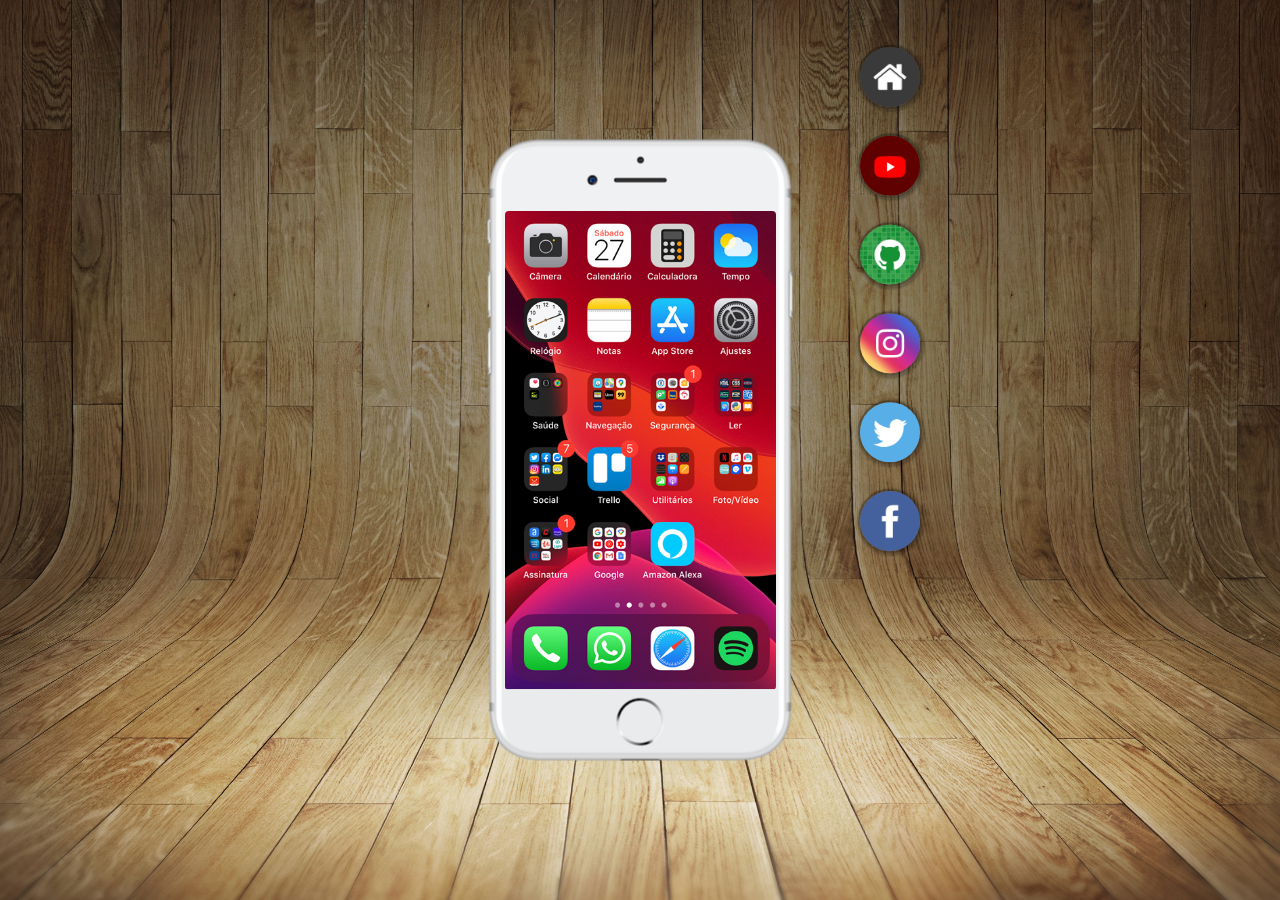
<file: index.html>
<!DOCTYPE html>
<html lang="pt-br">
<head>
    <meta charset="UTF-8">
    <meta name="viewport" content="width=device-width, initial-scale=1.0">
    <link rel="shortcut icon" href="favicon.ico" type="image/x-icon">
    <link rel="stylesheet" href="style.css">
    <title>LaLunaInSky | Projeto Social</title>
</head>
<body>
    <main>
        <section id="principal">
            <iframe src="telas/tela_home.html" name="tela" id="tela" frameborder="0"></iframe>
        </section>
        <section id="menuSec">
            <article class="menu">
                <a href="telas/tela_home.html" target="tela" onclick=""><img src="imagens/logo-home.jpg" alt=""></a>
                <a href="telas/tela_youtube.html" target="tela" onclick=""><img src="imagens/logo-youtube.jpg" alt=""></a>
                <a href="telas/tela_github.html" target="tela" onclick=""><img src="imagens/logo-github.jpg" alt=""></a>
                <a href="telas/tela_instagram.html" target="tela" onclick=""><img src="imagens/logo-instagram.jpg" alt=""></a>
                <a href="telas/tela_twitter.html" target="tela" onclick=""><img src="imagens/logo-twitter.jpg" alt=""></a>
                <a href="telas/tela_facebook.html" target="tela" onclick=""><img src="imagens/logo-facebook.jpg" alt=""></a>
            </article>
        </section>
    </main>
</body>
</html>
</file>
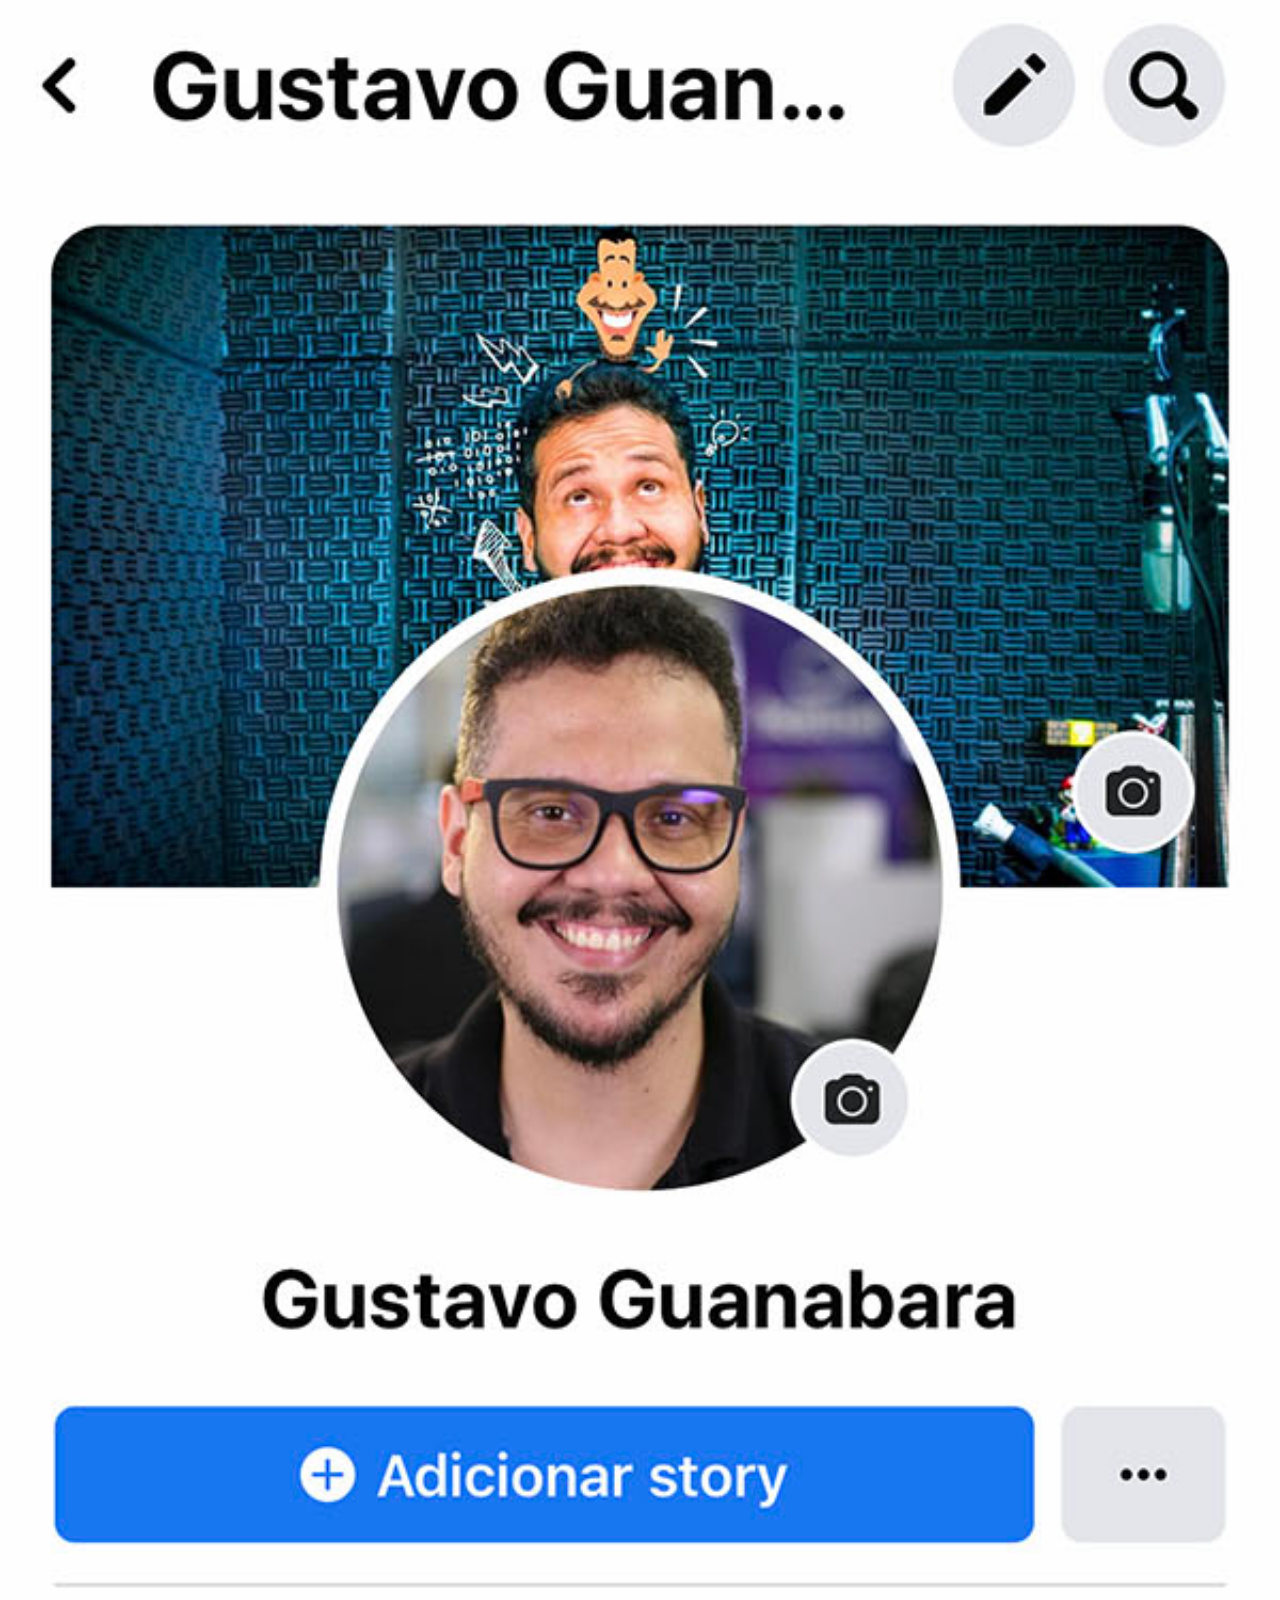
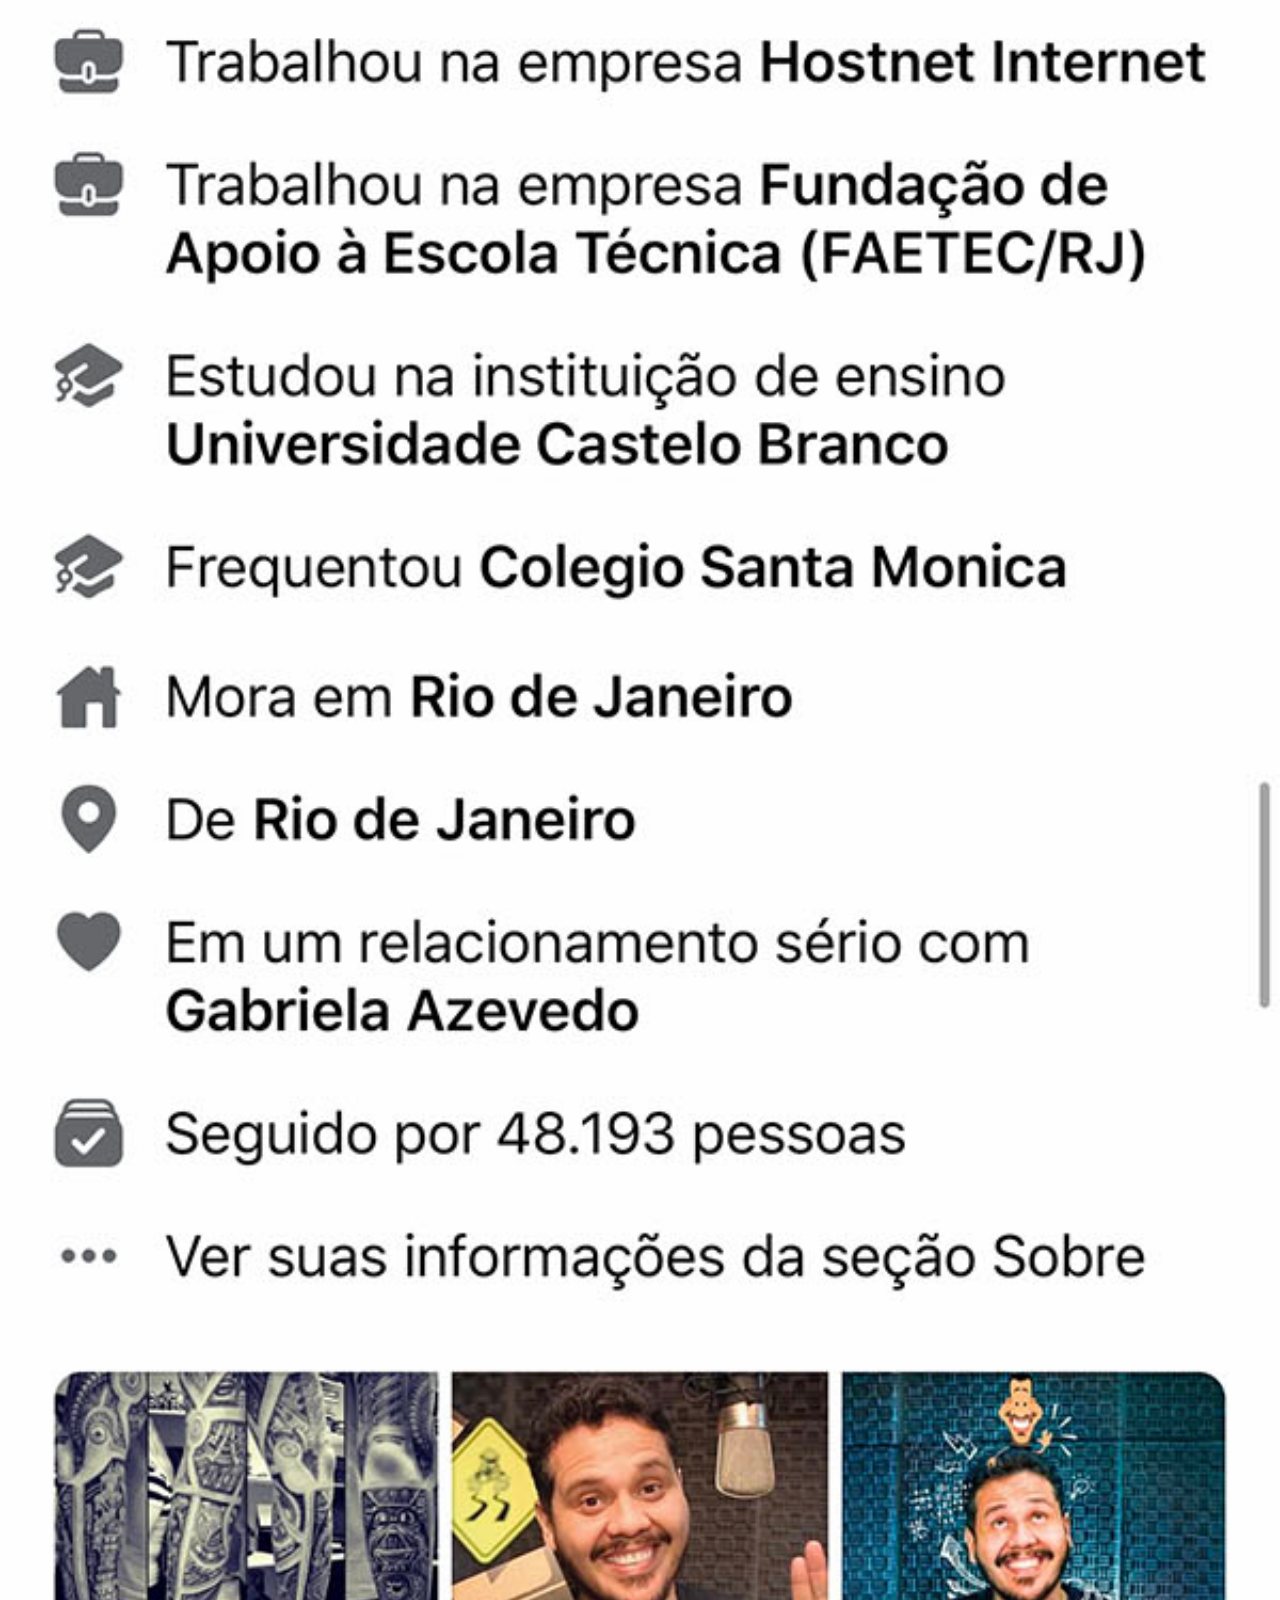
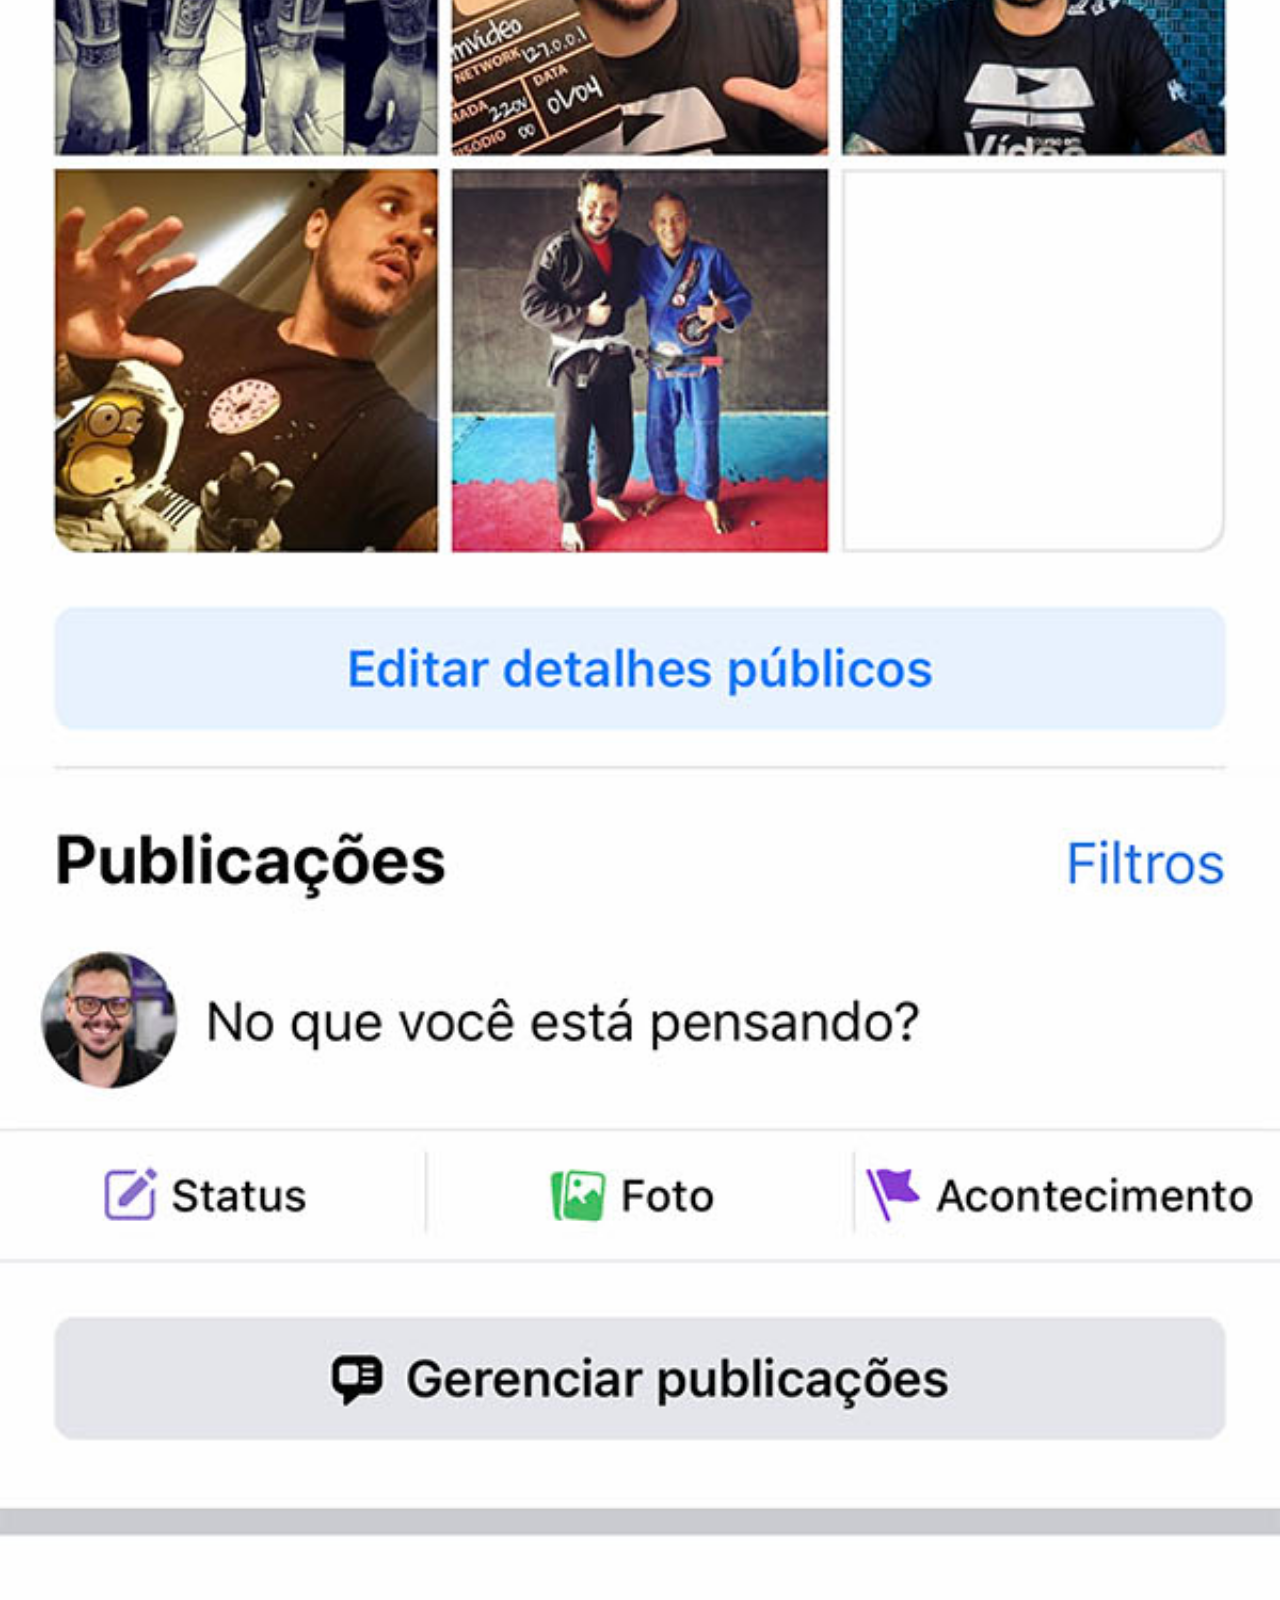
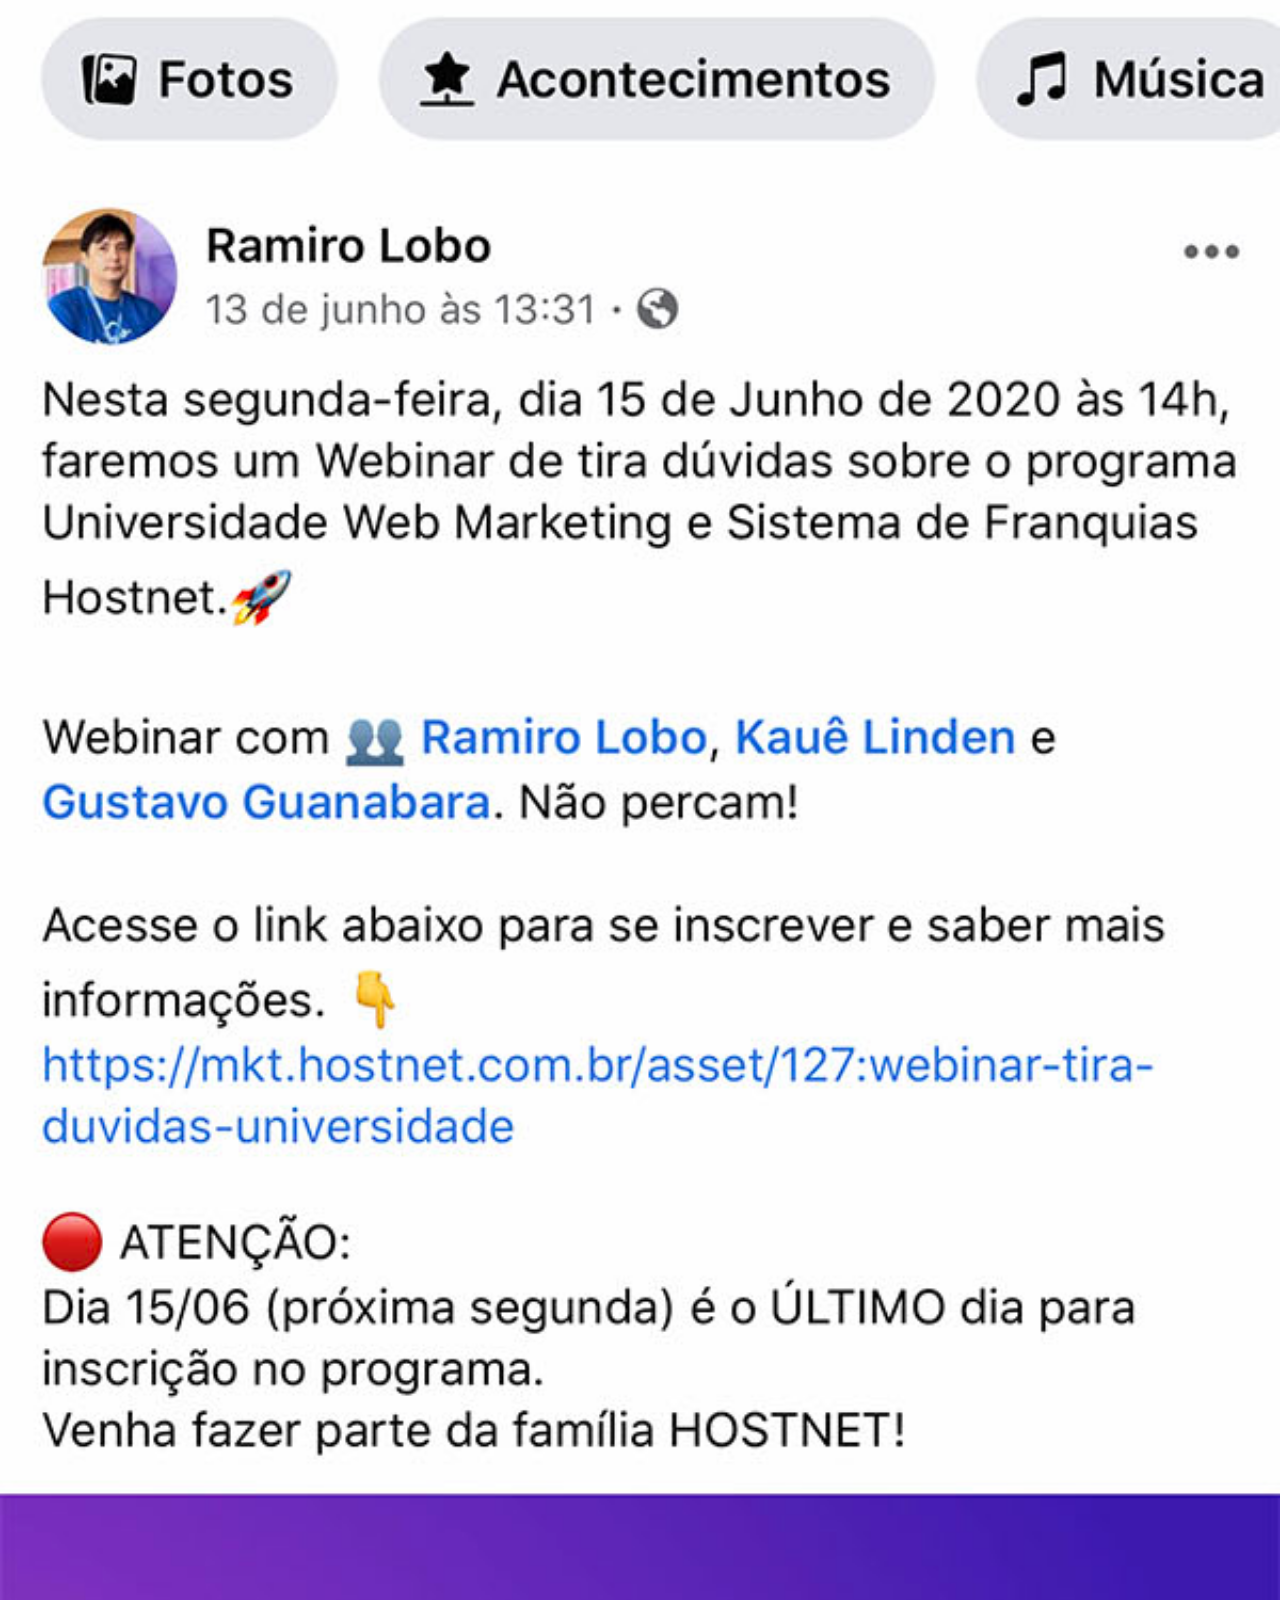
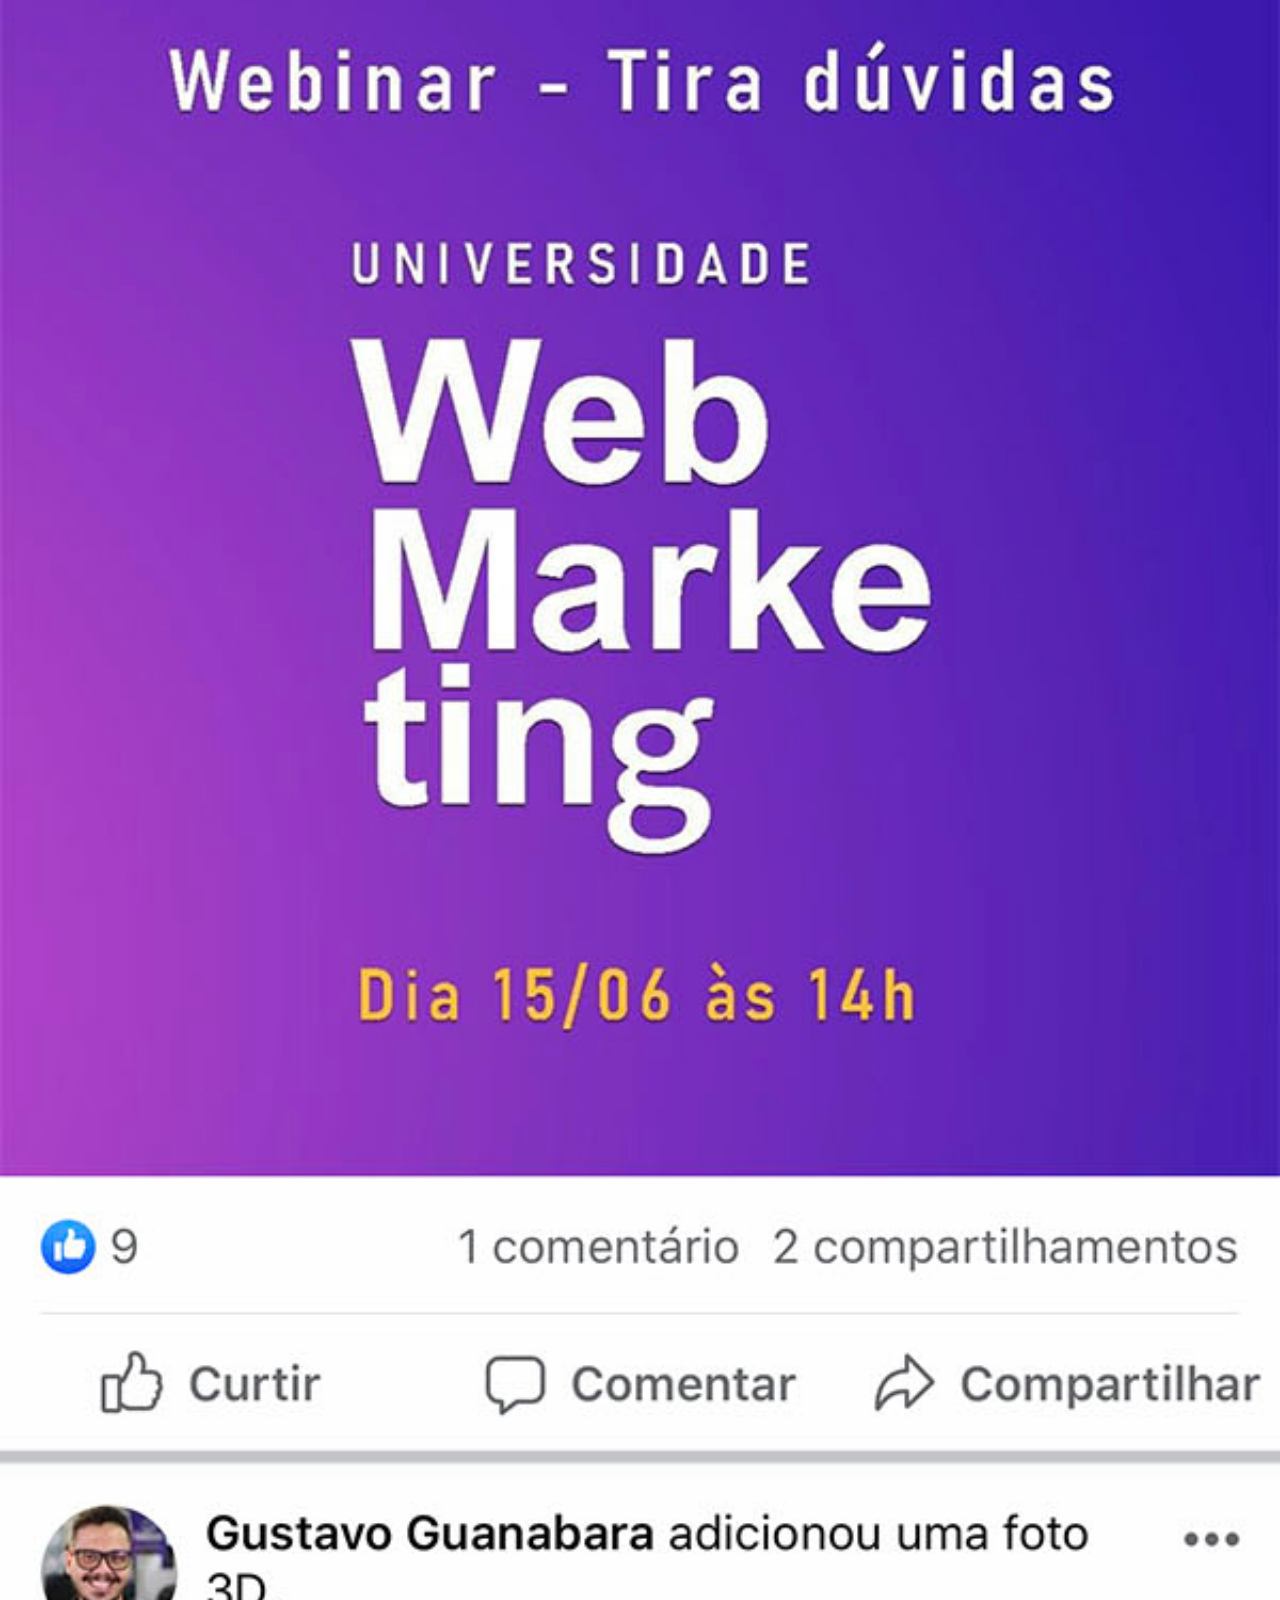
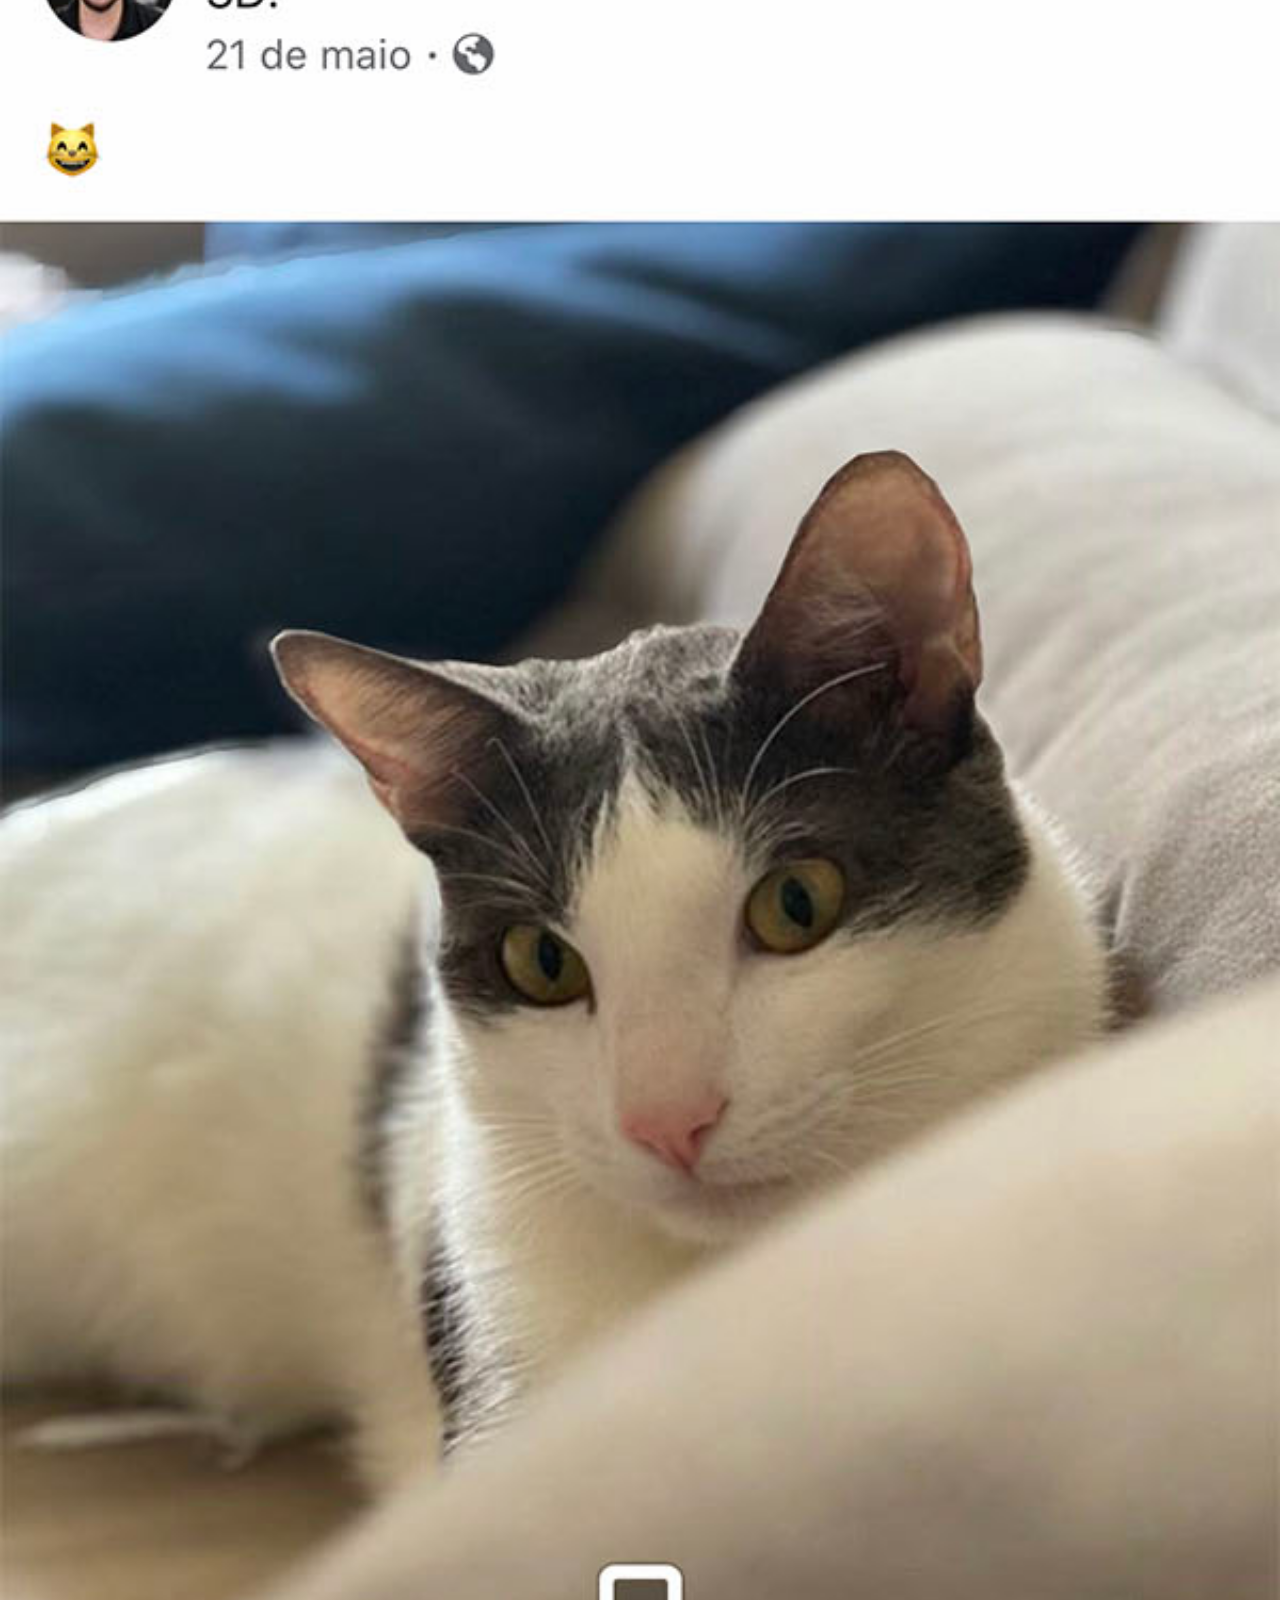
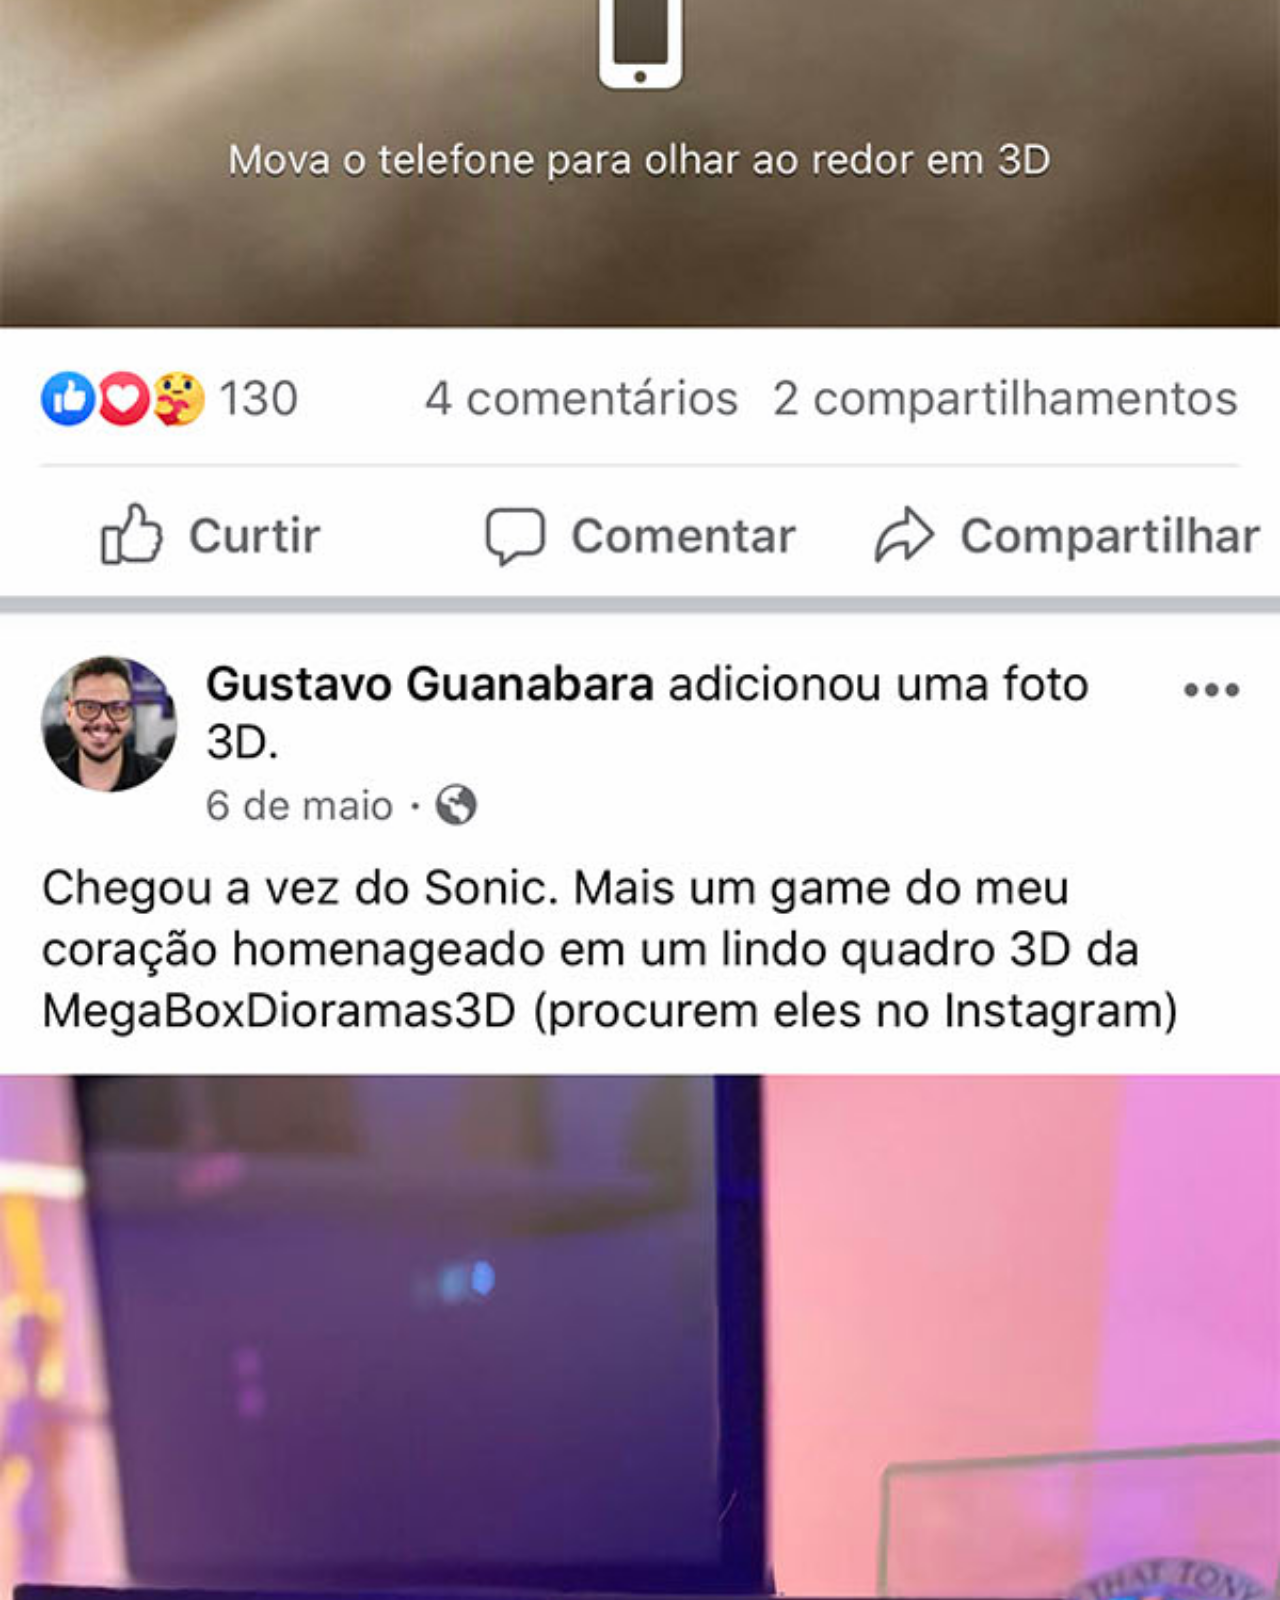
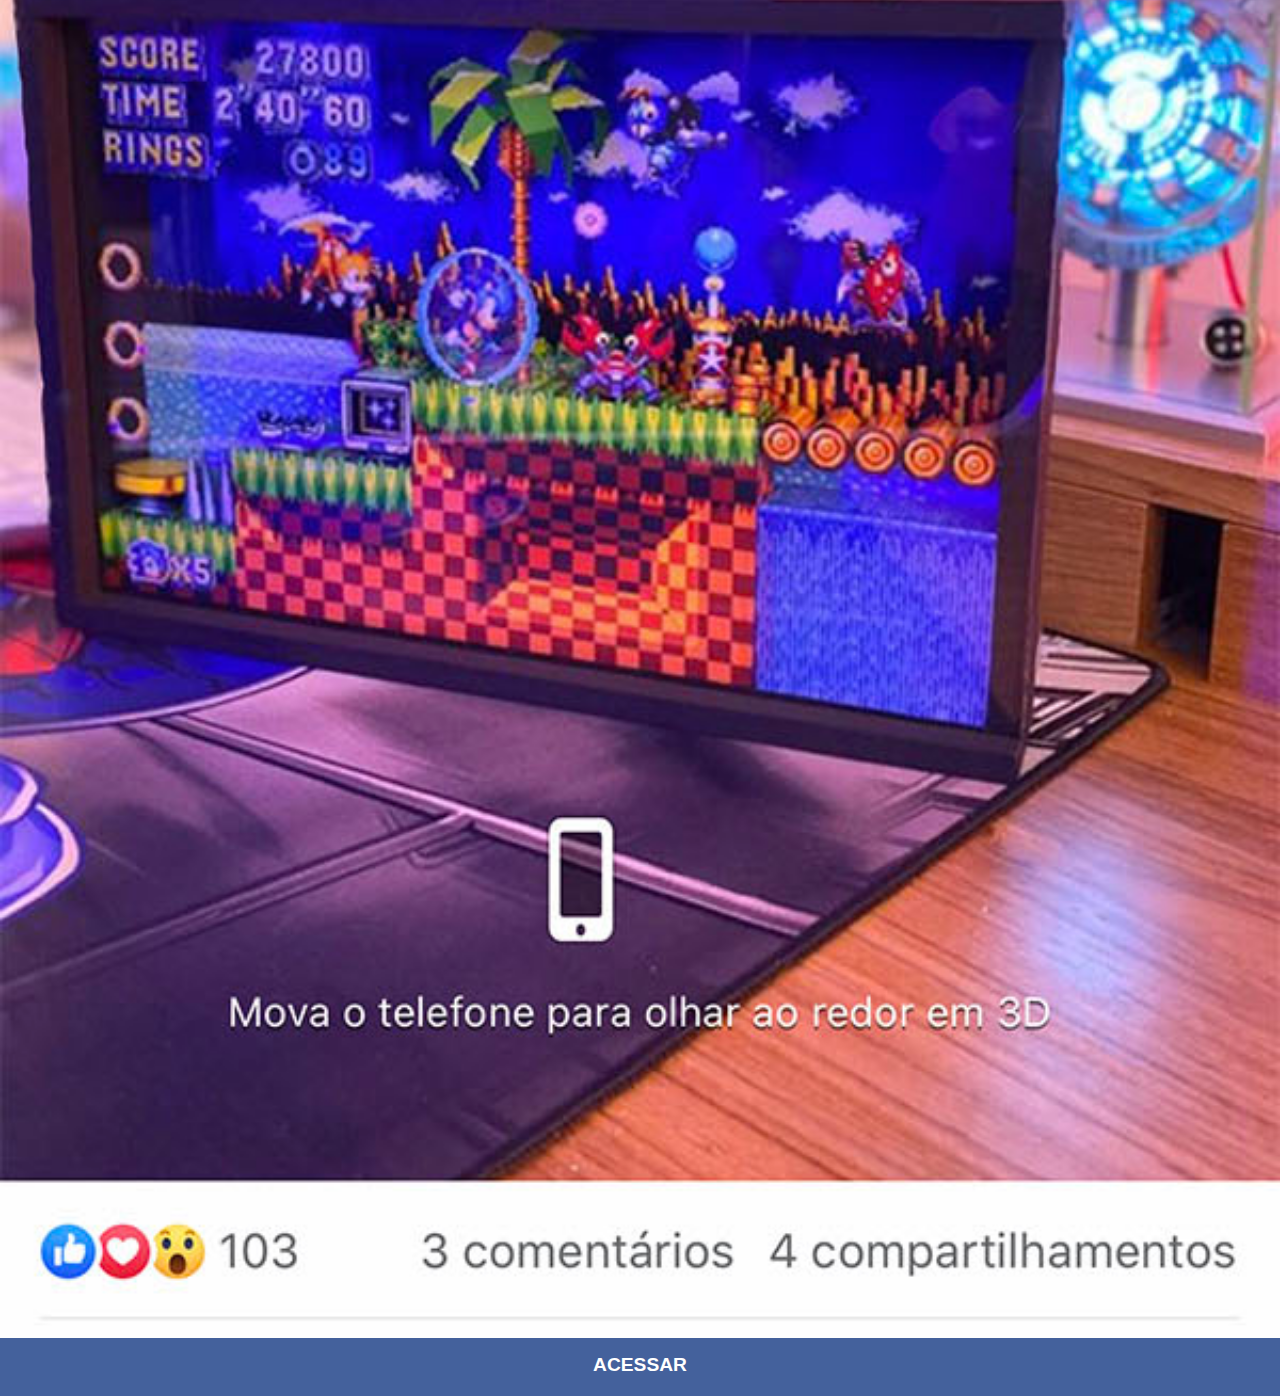
<file: telas/tela_facebook.html>
<!DOCTYPE html>
<html lang="pt-br">
<head>
    <meta charset="UTF-8">
    <meta name="viewport" content="width=device-width, initial-scale=1.0">
    <link rel="stylesheet" href="../style_telas.css">
    <title>tela facebook</title>
</head>
<body>
    <section id="telaAtual">
        <img src="../imagens/tela-facebook.jpg" alt="facebook">
        <a href="https://www.facebook.com/guanabara" target="_blank" style="background-color: #44619C;">ACESSAR</a>
    </section>
</body>
</html>
</file>
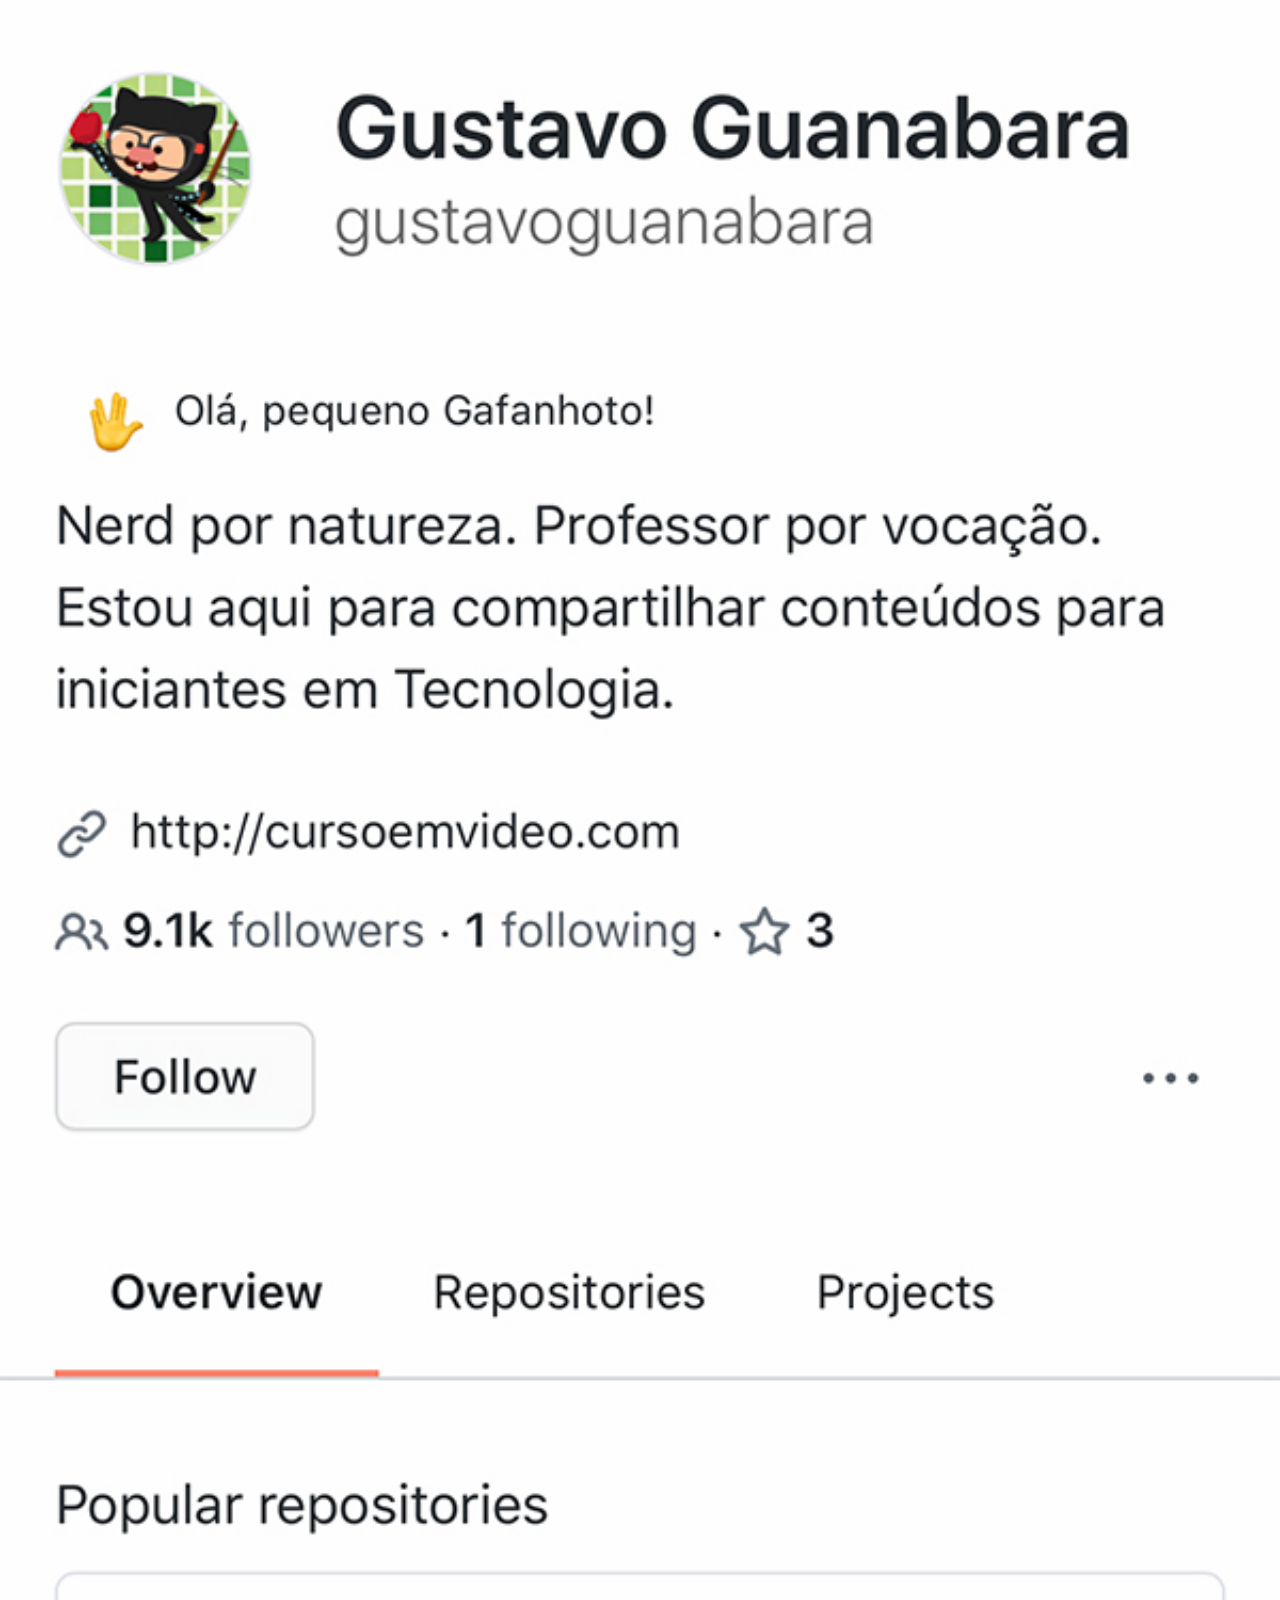
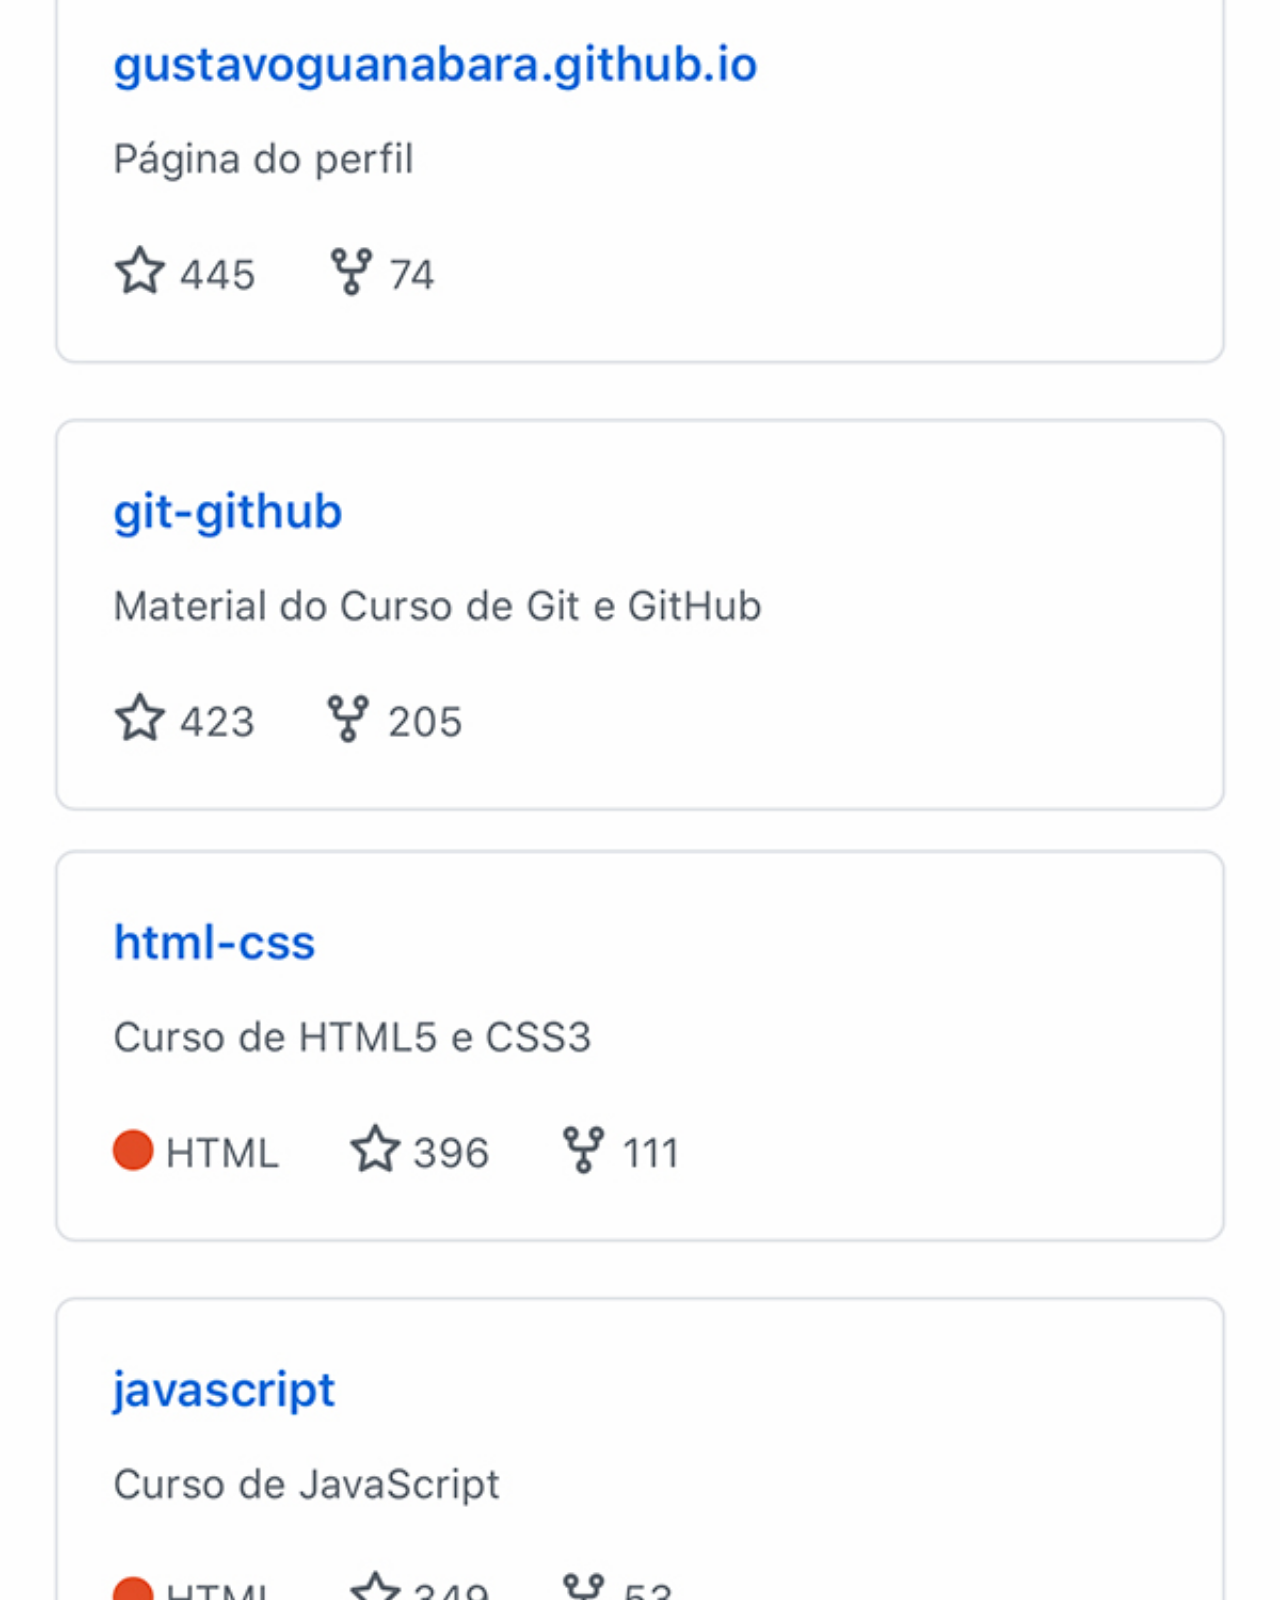
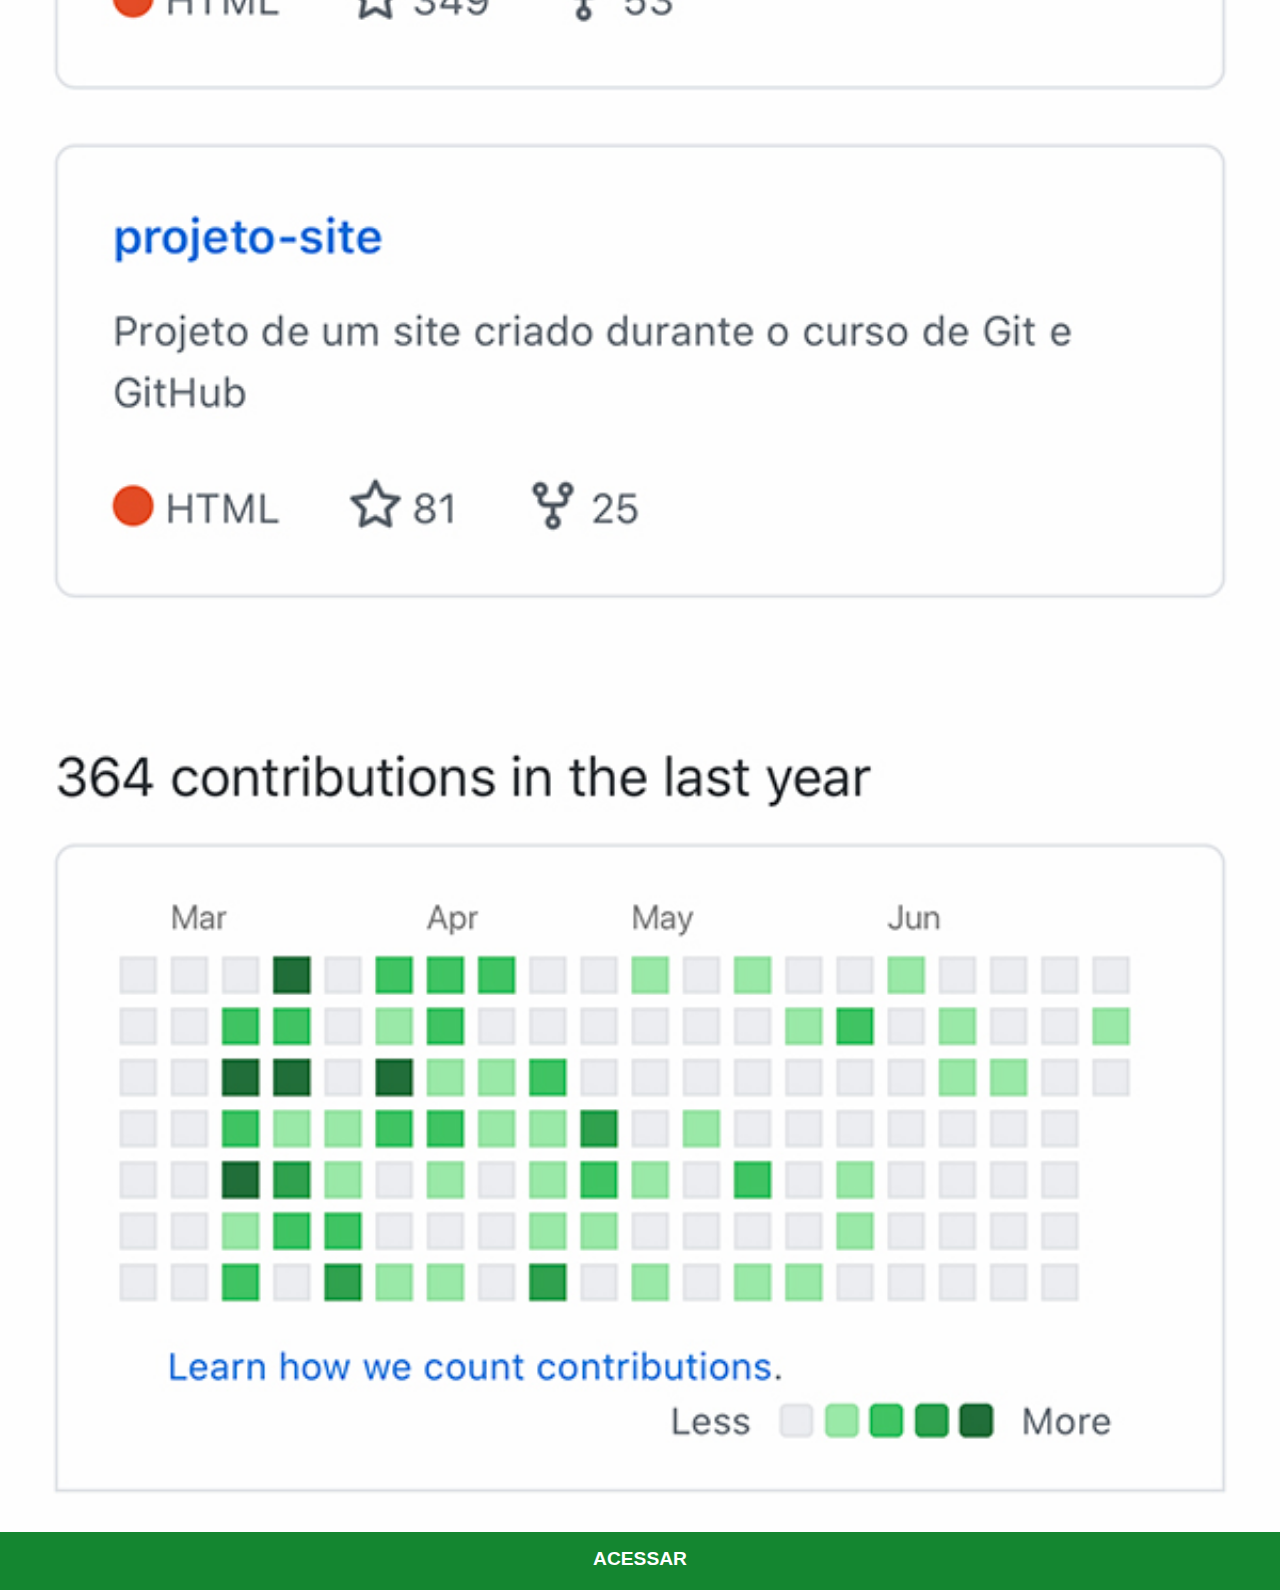
<file: telas/tela_github.html>
<!DOCTYPE html>
<html lang="pt-br">
<head>
    <meta charset="UTF-8">
    <meta name="viewport" content="width=device-width, initial-scale=1.0">
    <link rel="stylesheet" href="../style_telas.css">
    <title>tela github</title>
</head>
<body>
    <section id="telaAtual">
        <img src="../imagens/tela-github.jpg" alt="github">
        <a href="https://github.com/gustavoguanabara" target="_blank" style="background-color: #148630;">ACESSAR</a>
    </section>
</body>
</html>
</file>
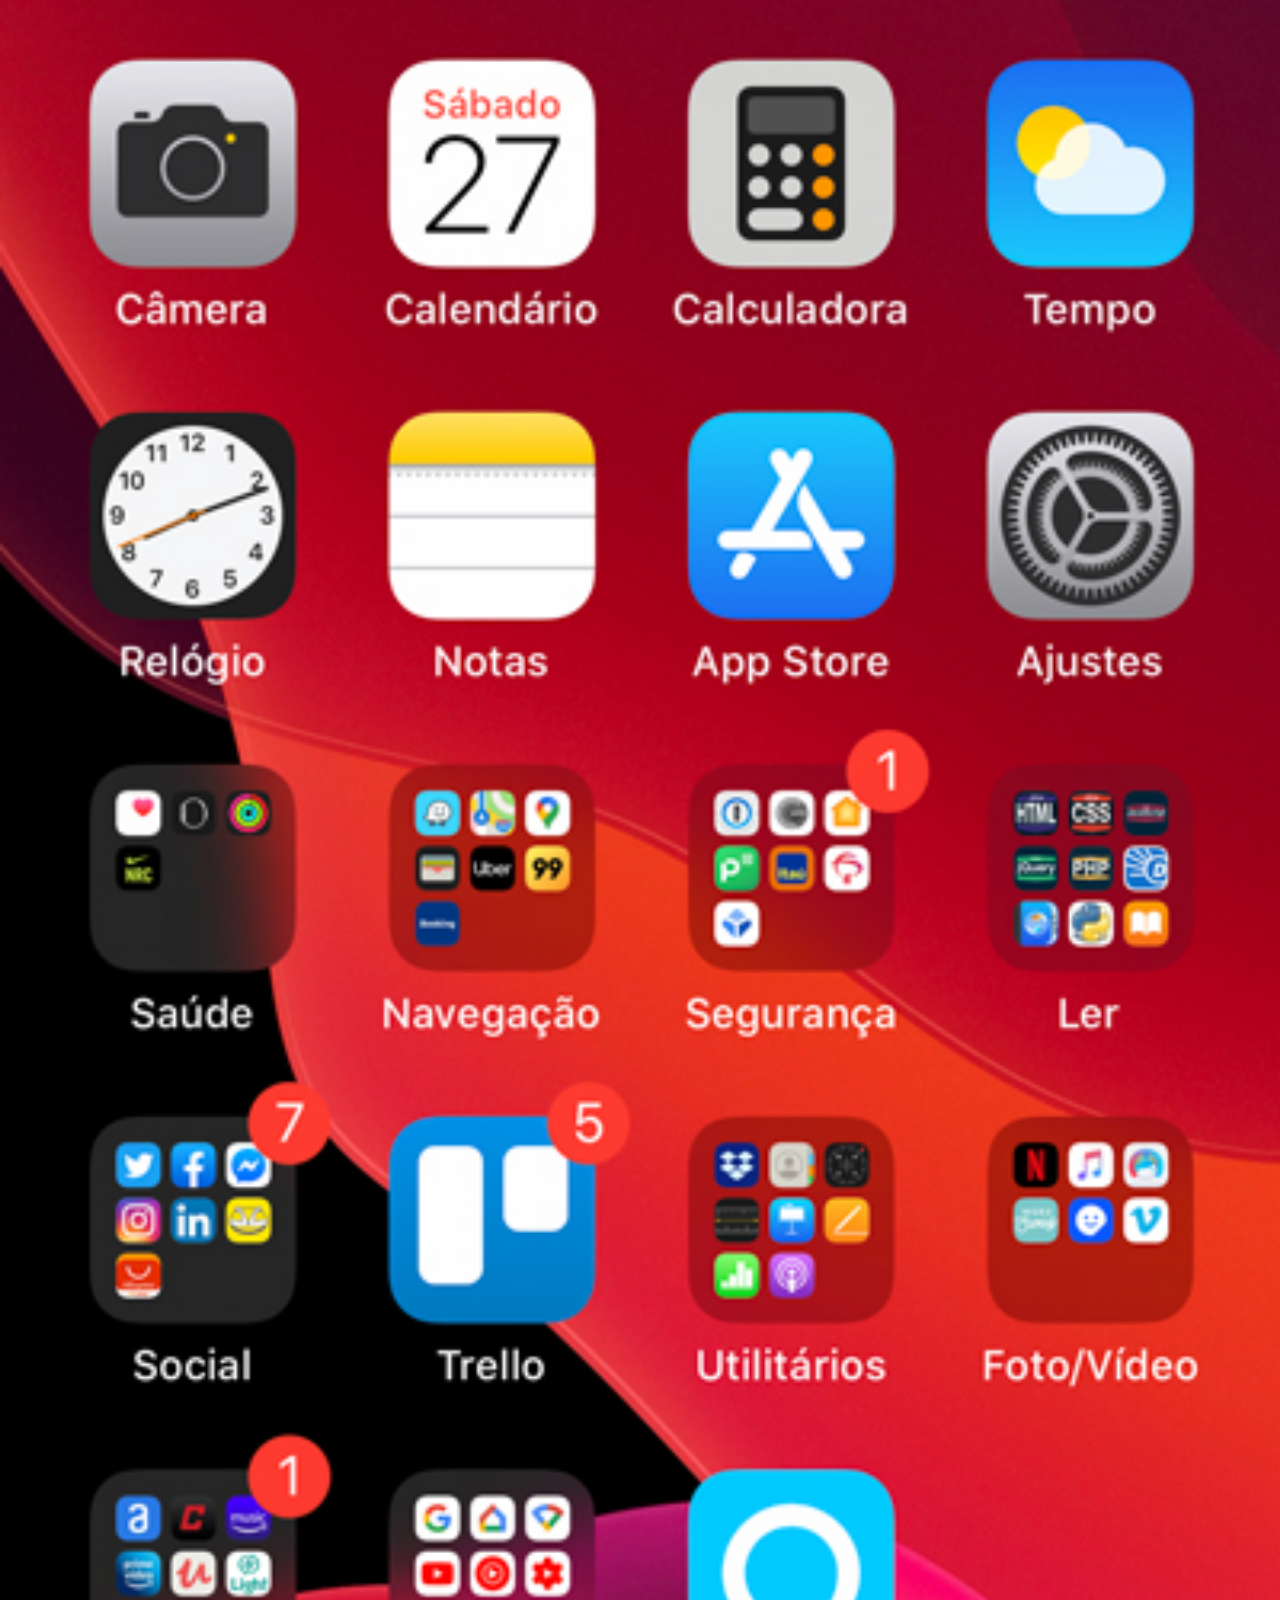
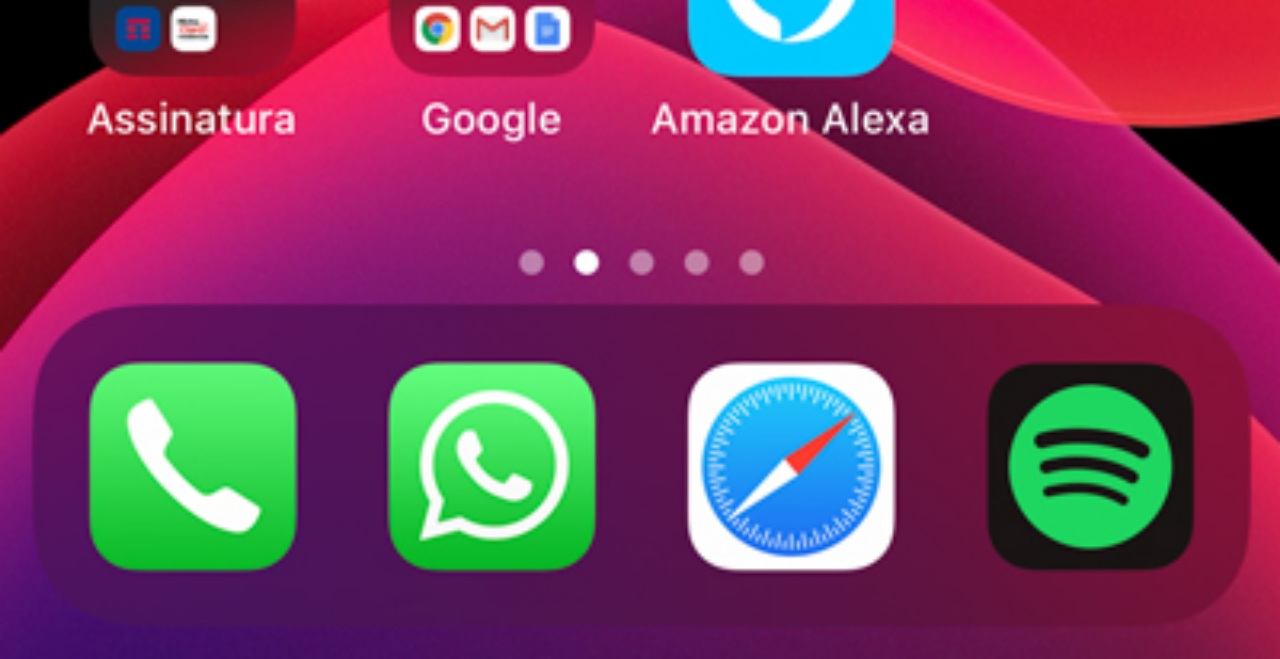
<file: telas/tela_home.html>
<!DOCTYPE html>
<html lang="pt-br">
<head>
    <meta charset="UTF-8">
    <meta name="viewport" content="width=device-width, initial-scale=1.0">
    <link rel="stylesheet" href="../style_telas.css">
    <title>tela home</title>
</head>
<body>
    <section id="telaAtual">
        <img src="../imagens/tela-home.jpg" alt="home">
    </section>
</body>
</html>
</file>
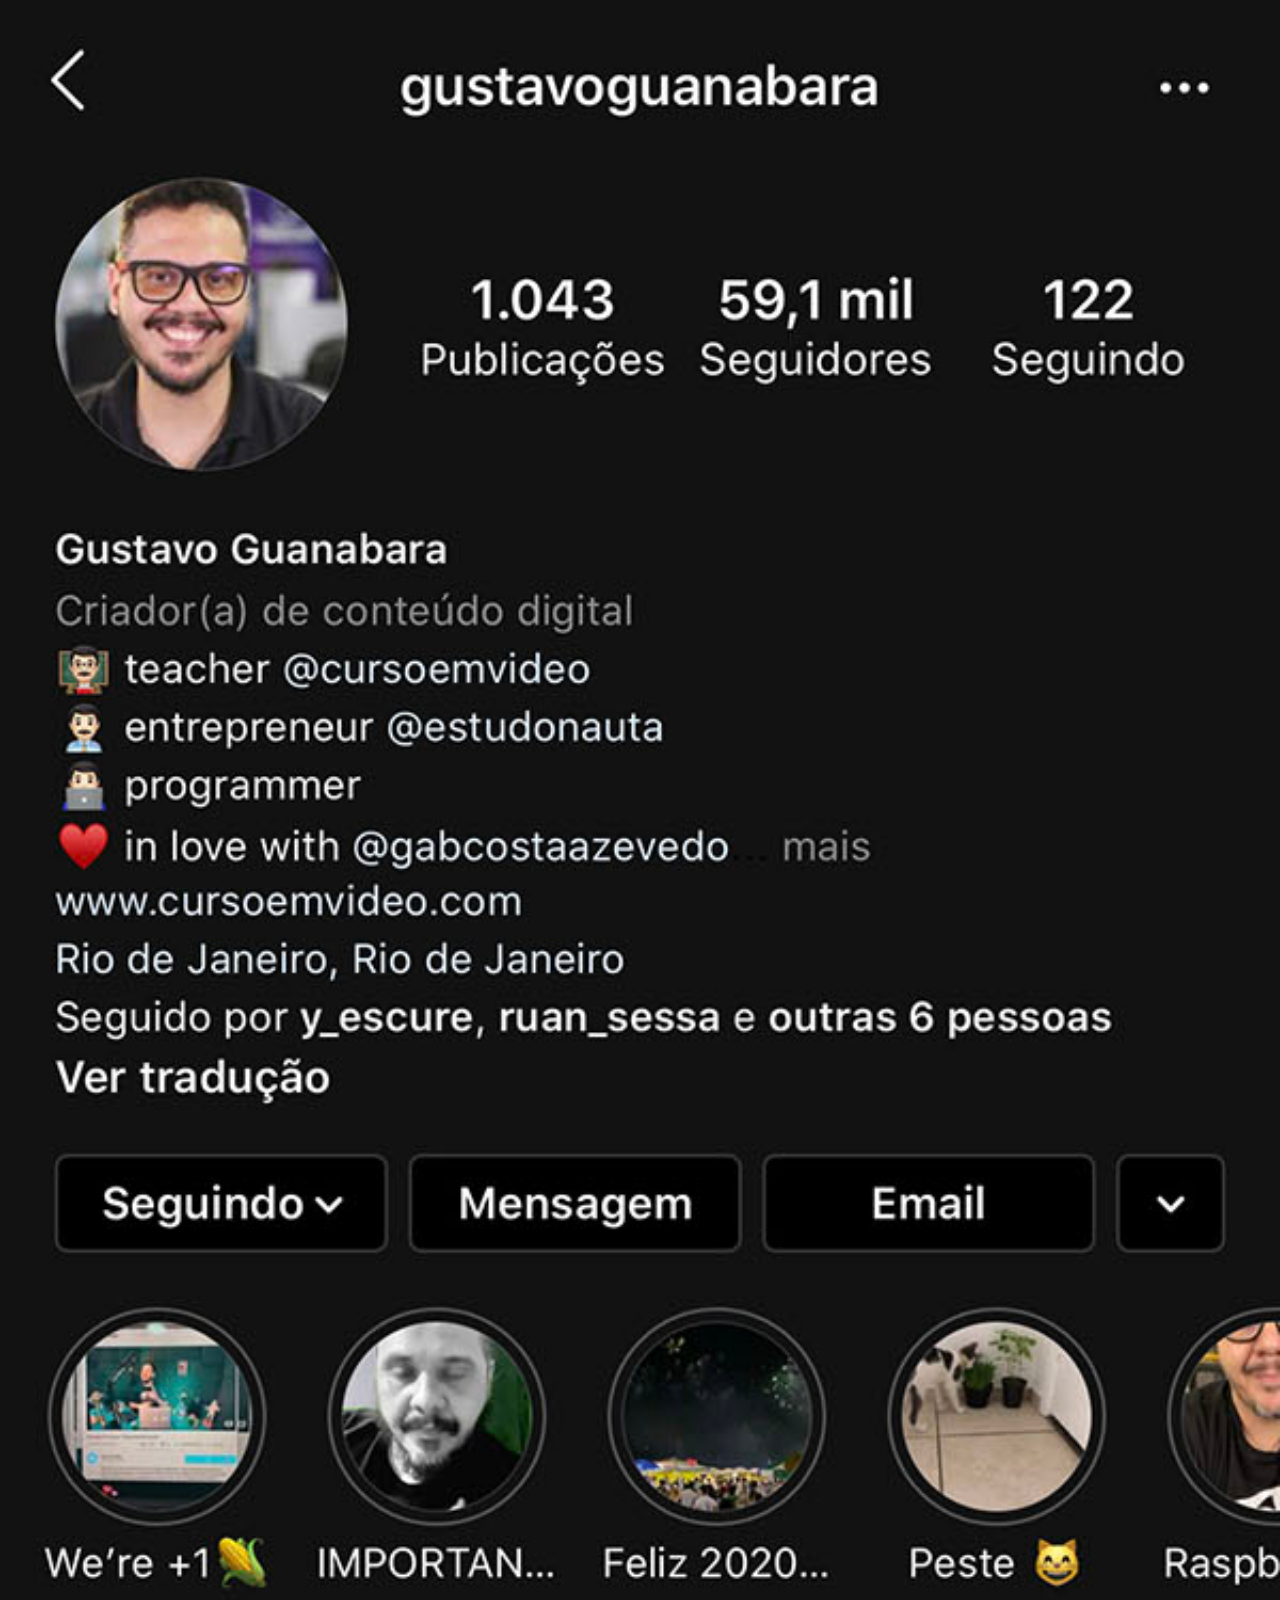
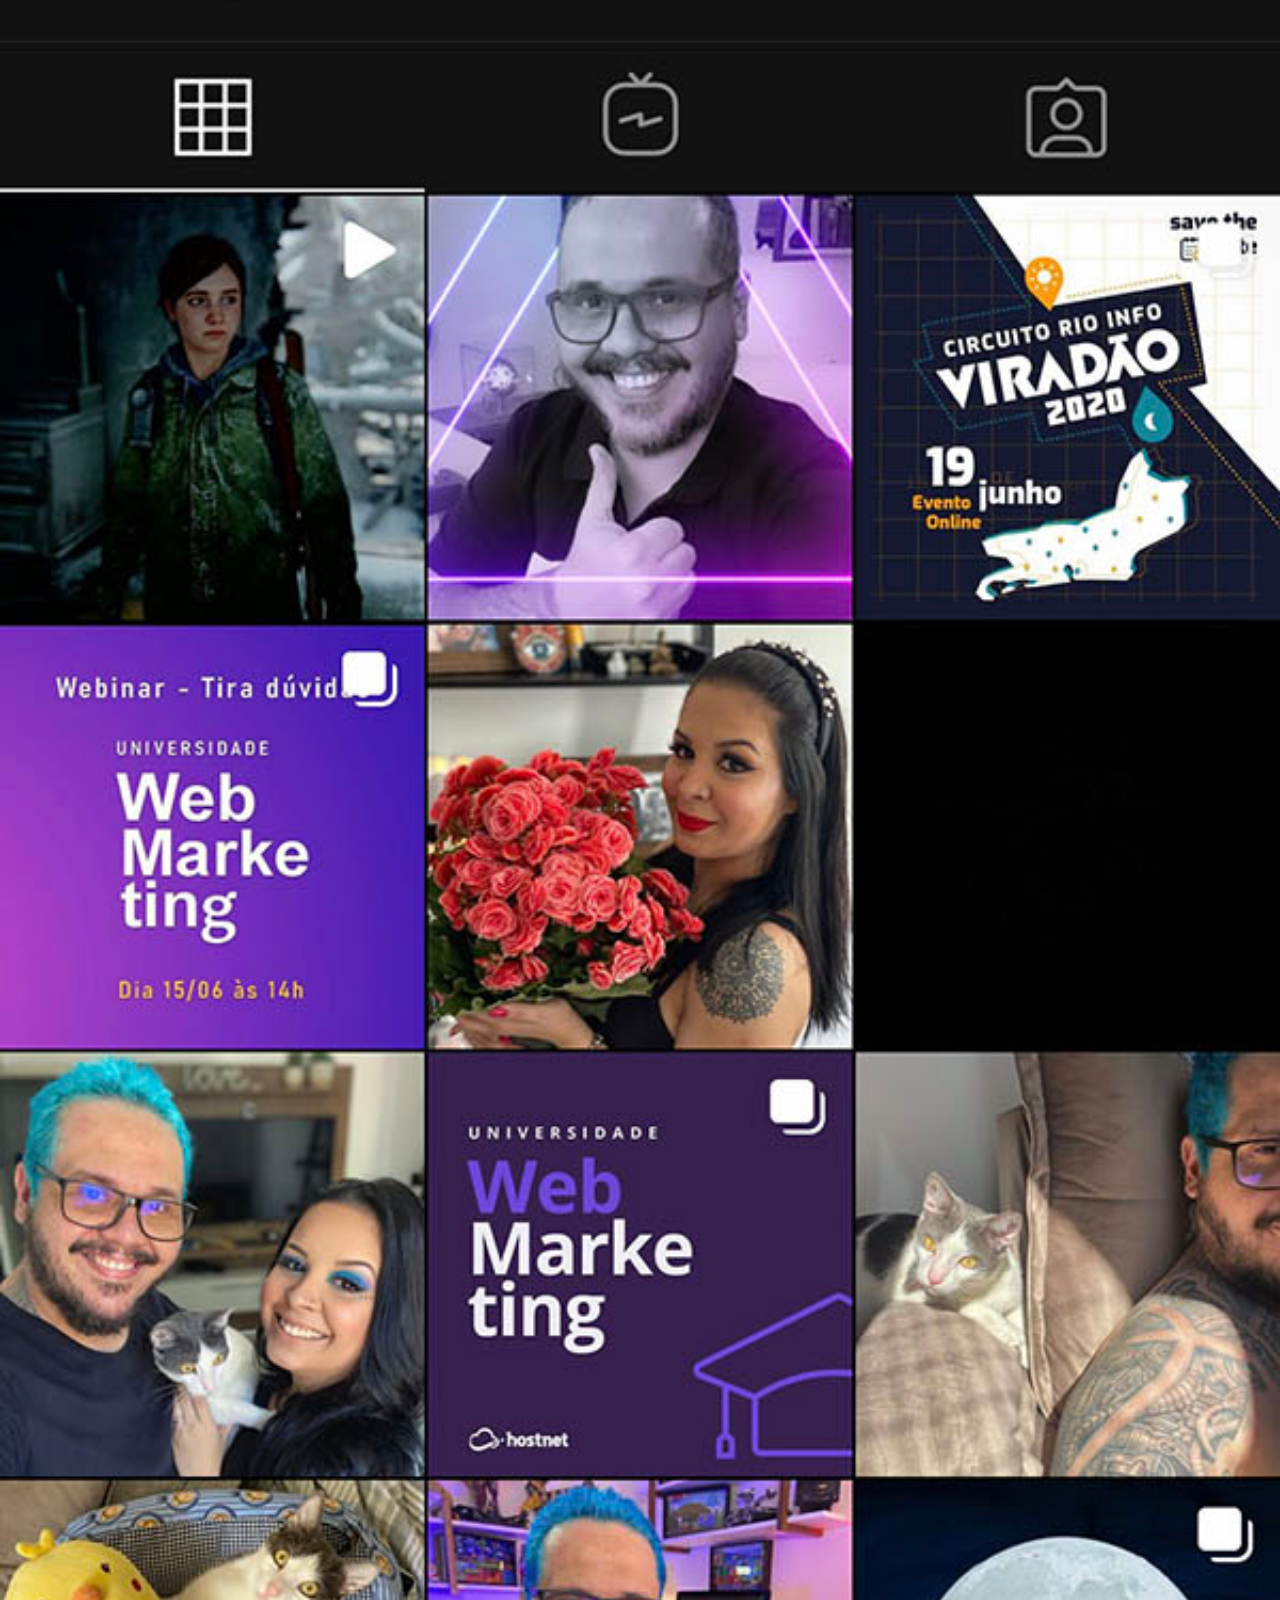
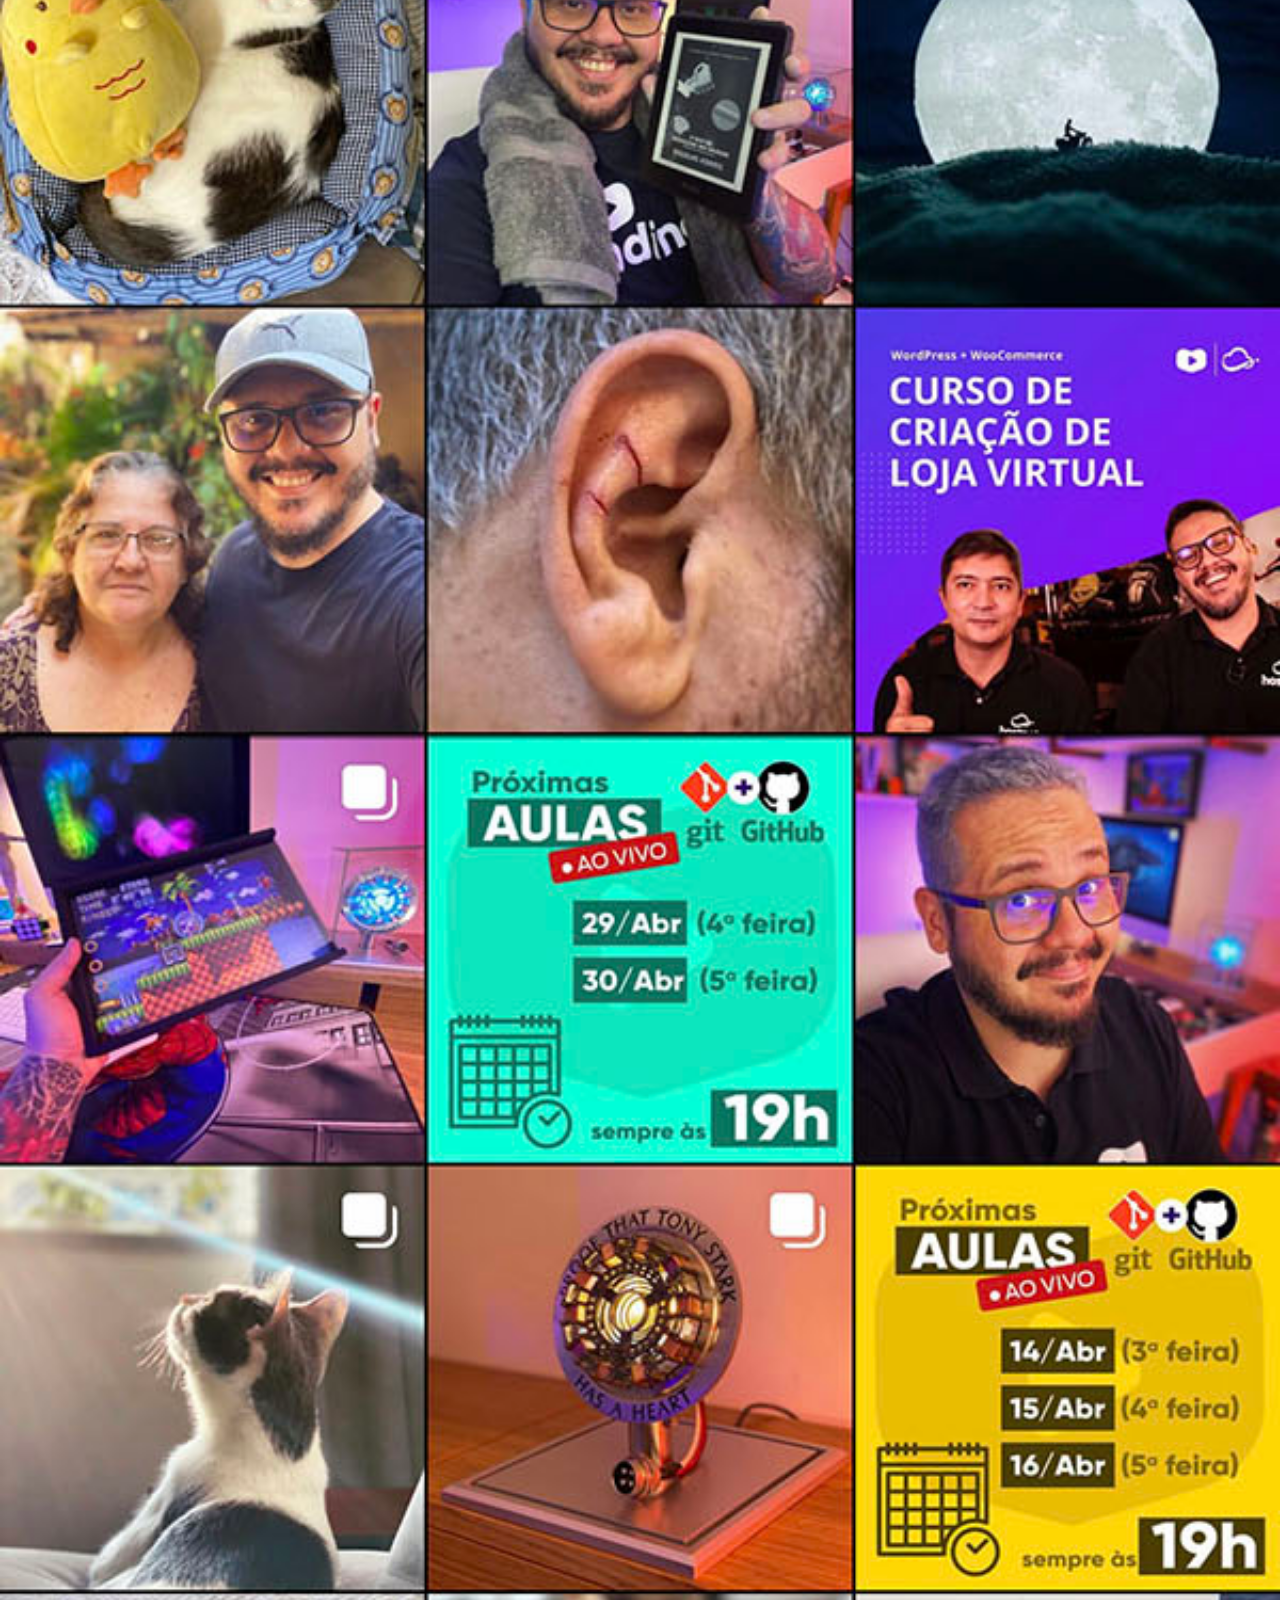
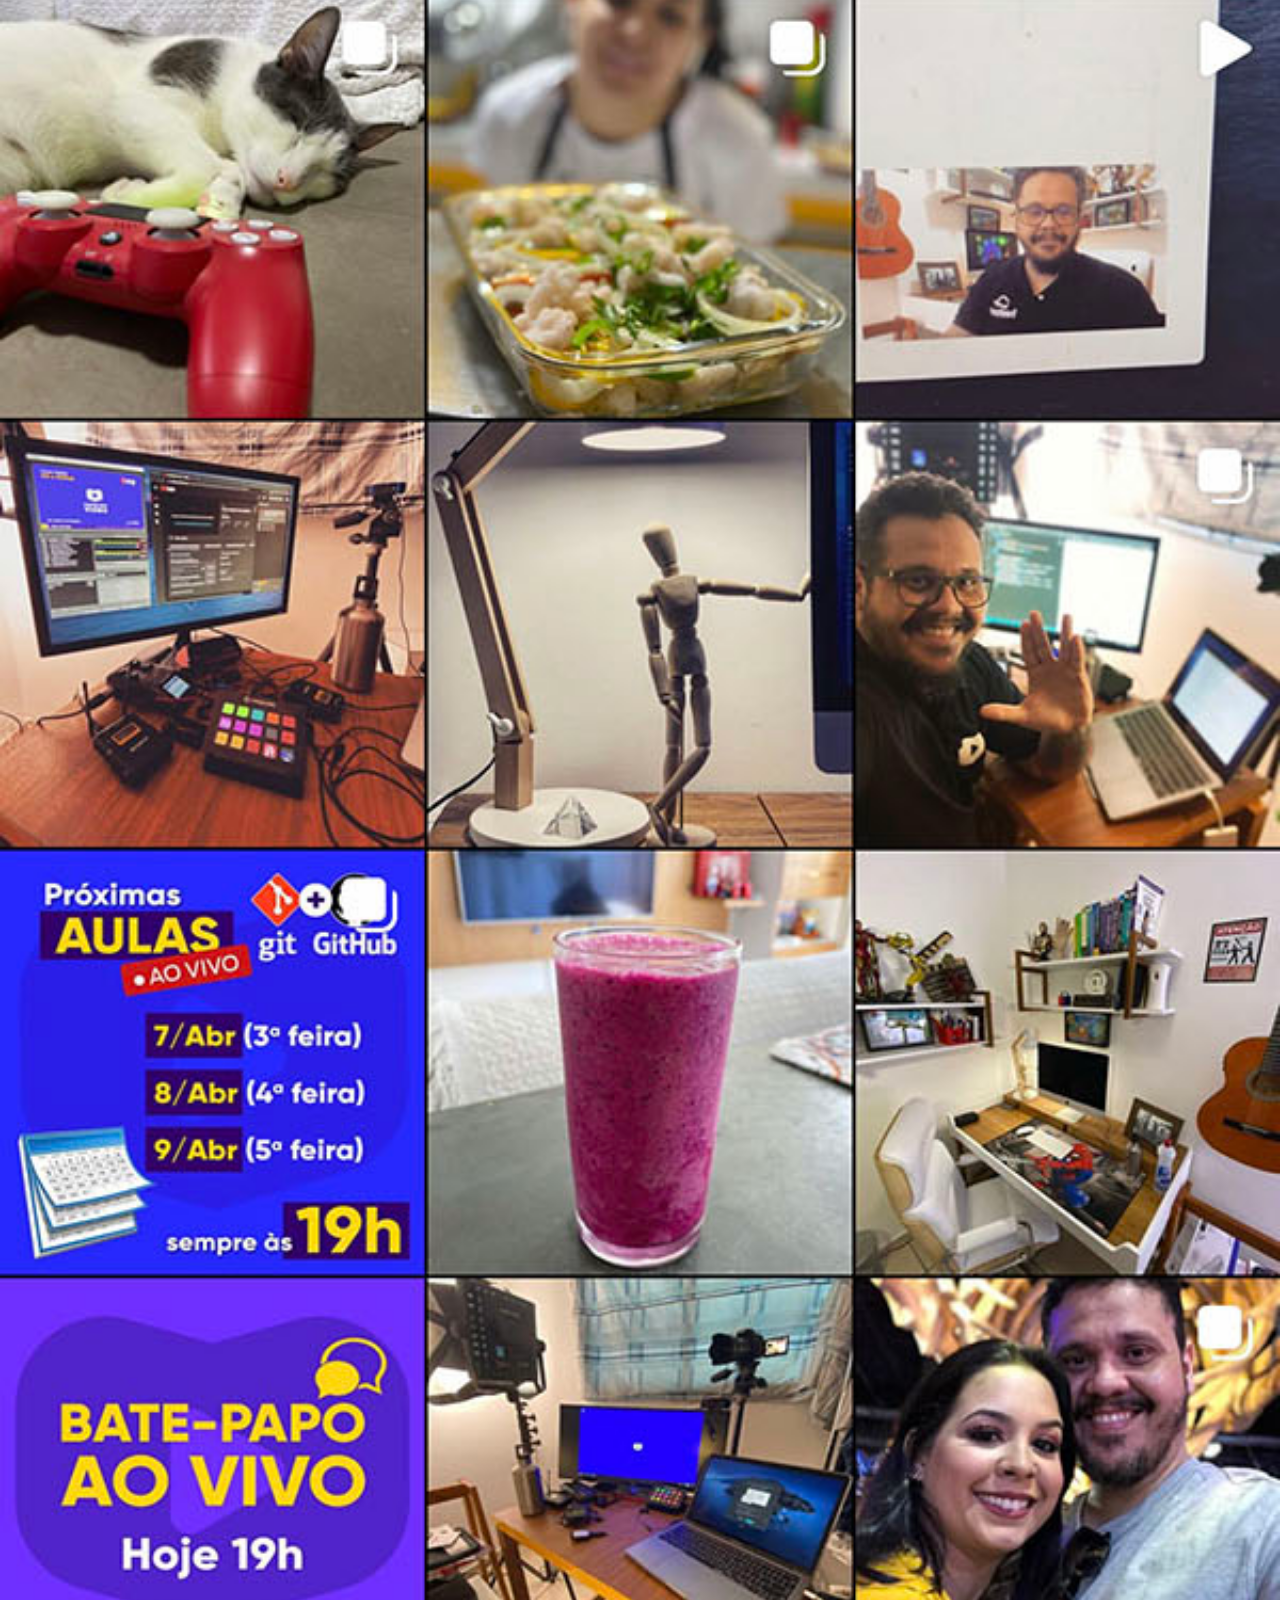
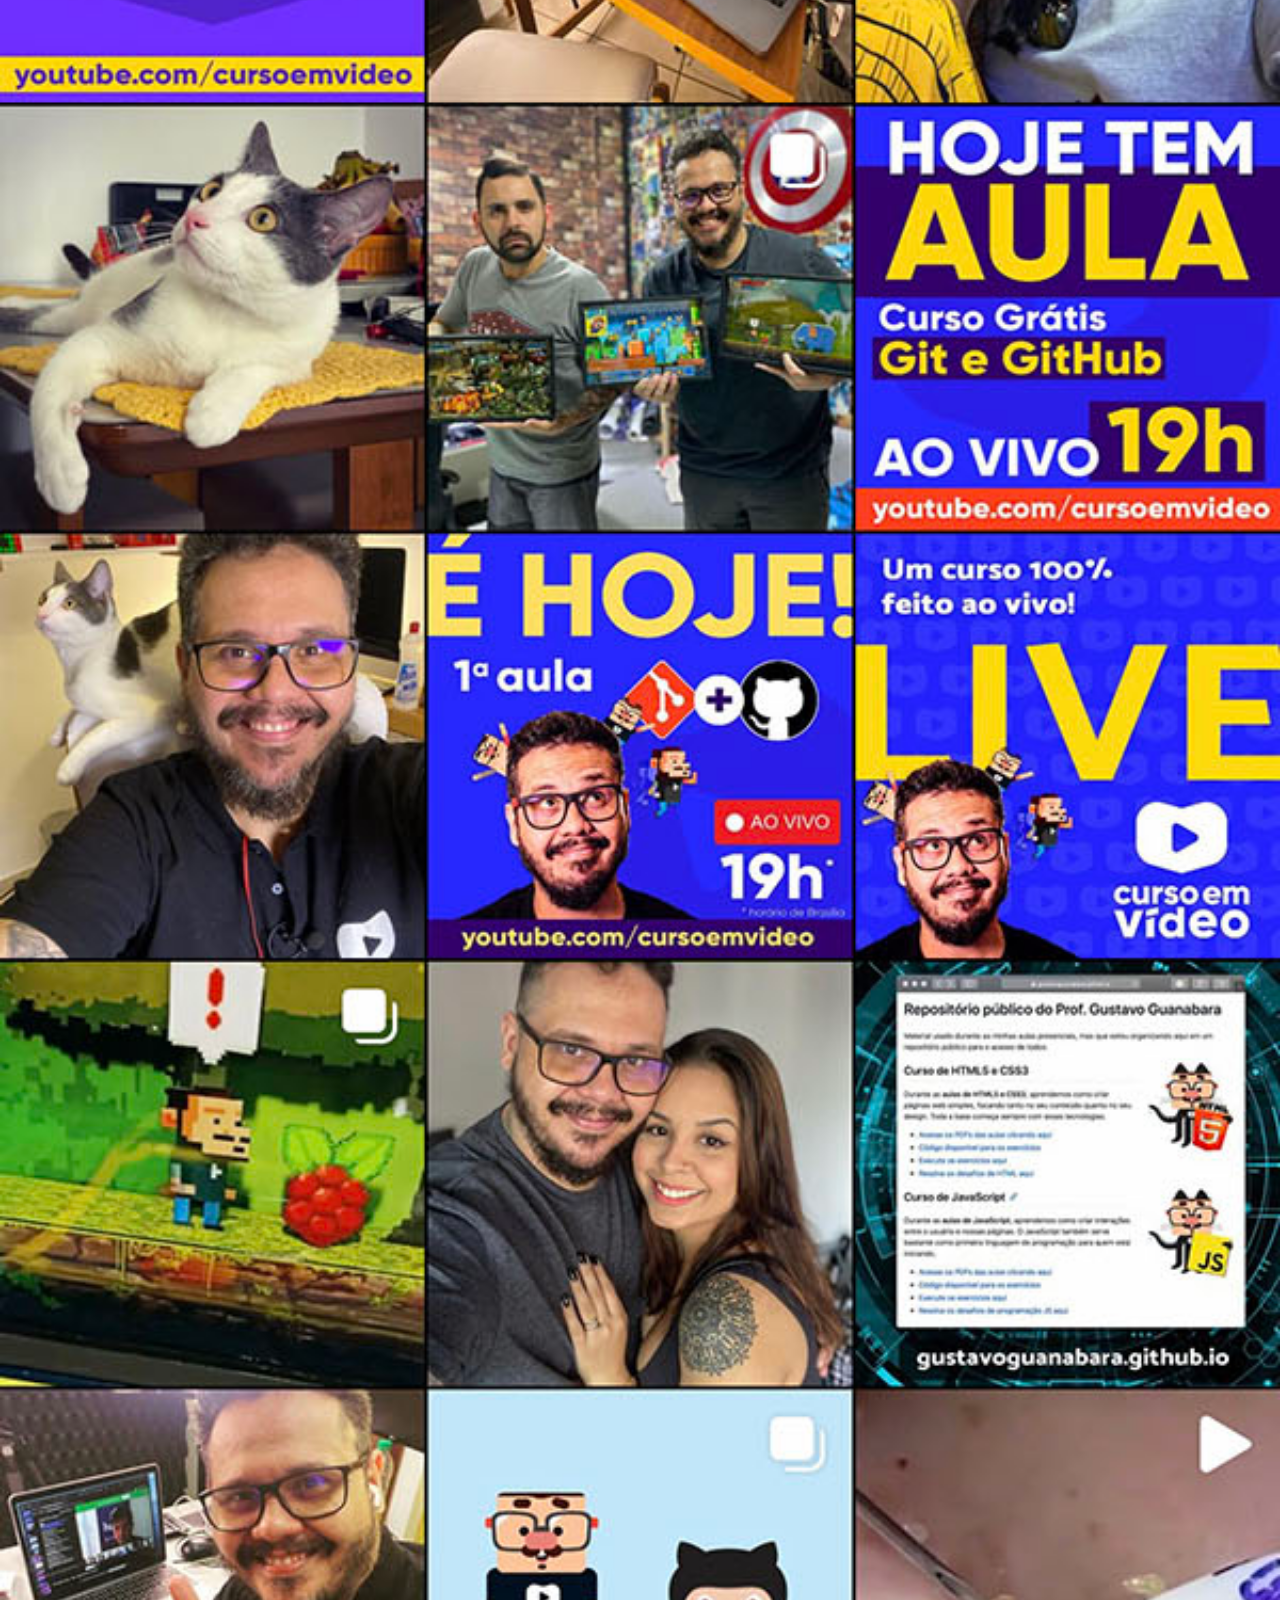
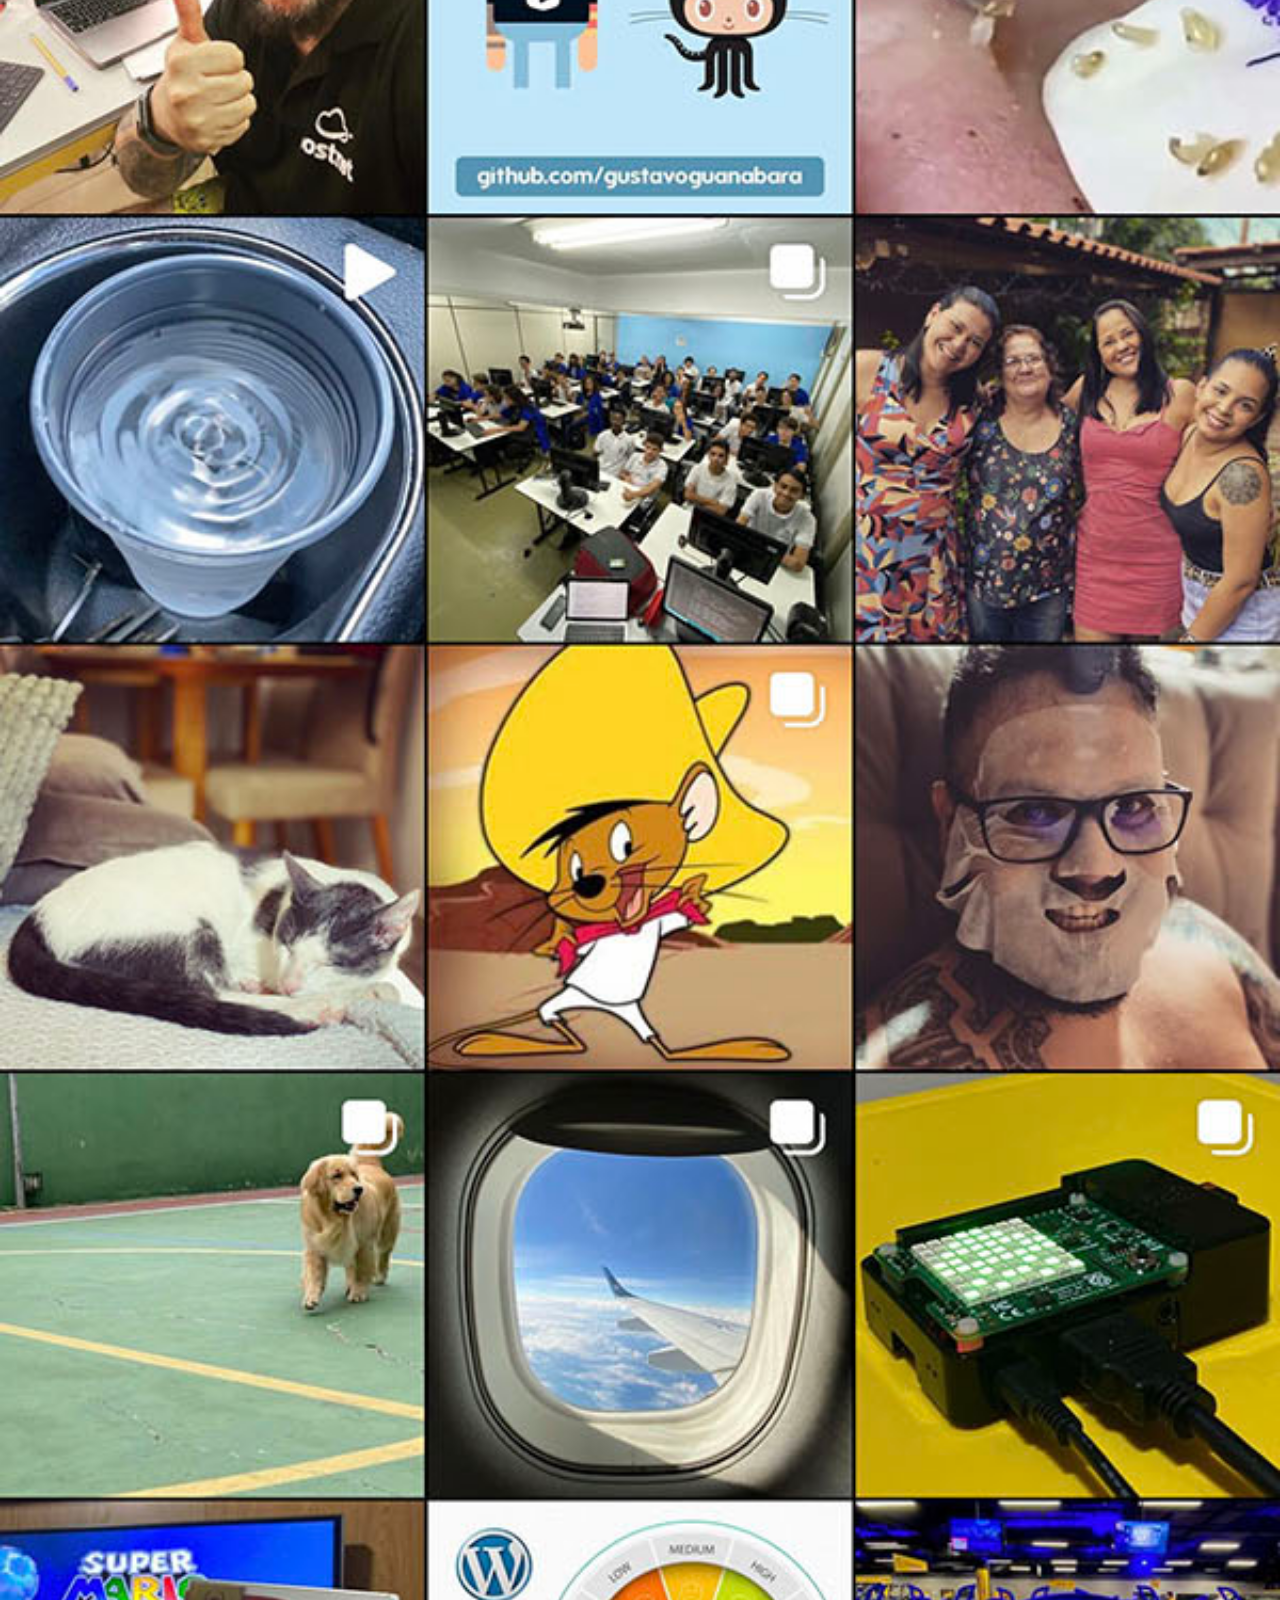
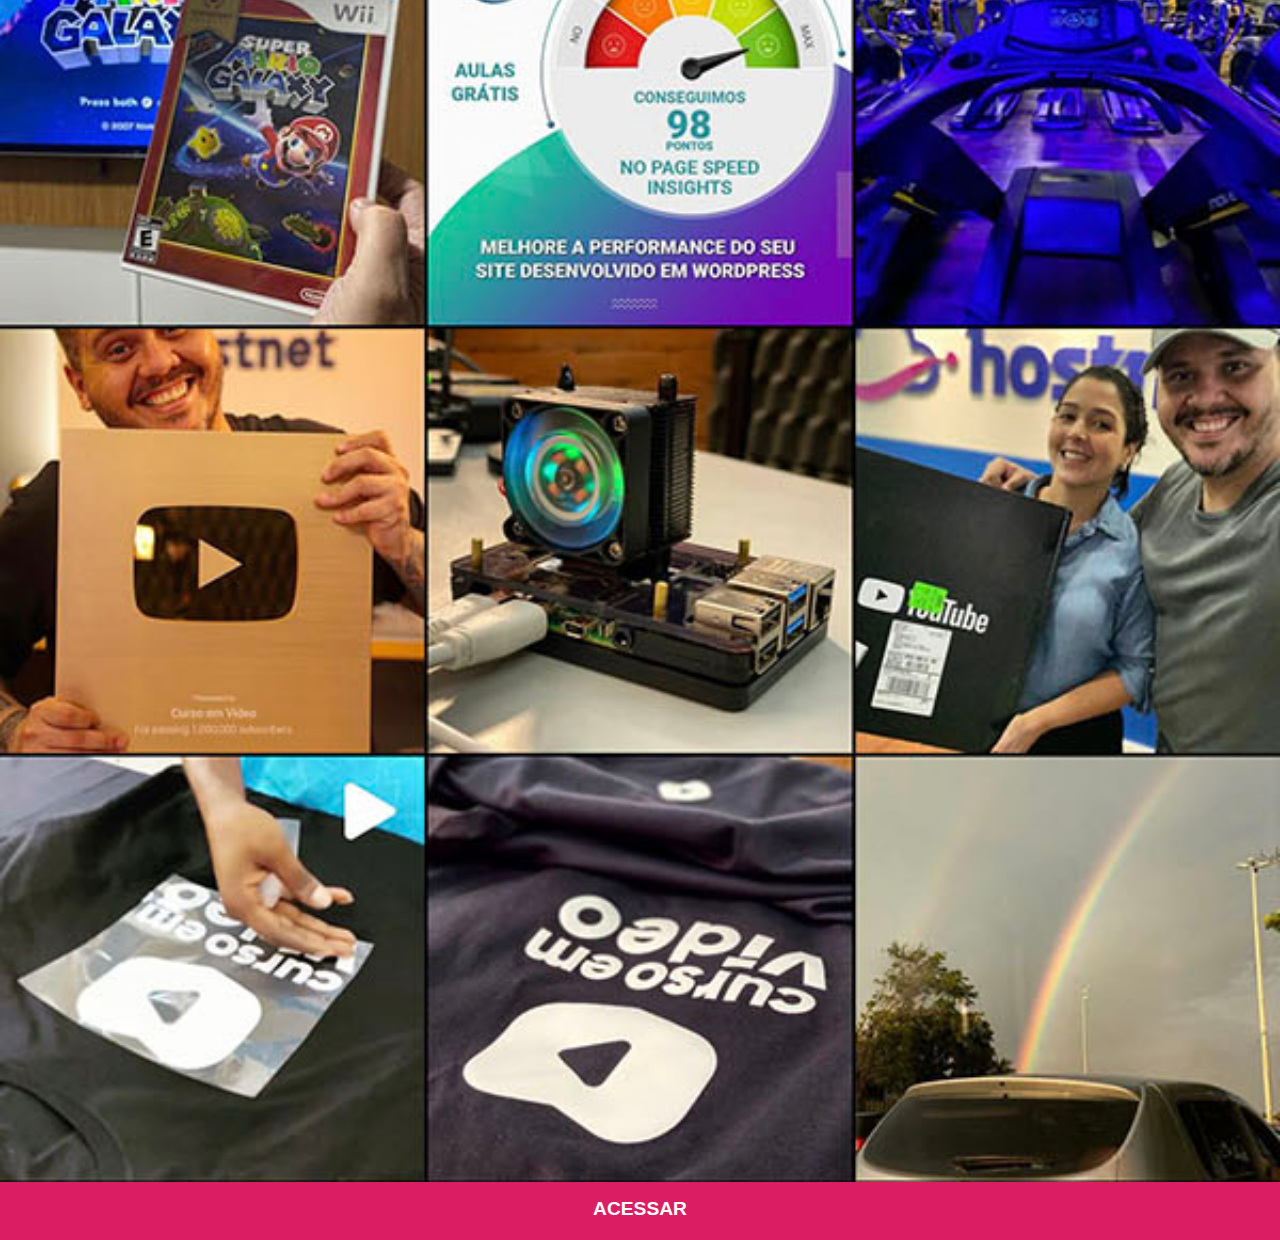
<file: telas/tela_instagram.html>
<!DOCTYPE html>
<html lang="pt-br">
<head>
    <meta charset="UTF-8">
    <meta name="viewport" content="width=device-width, initial-scale=1.0">
    <link rel="stylesheet" href="../style_telas.css">
    <title>tela instagram</title>
</head>
<body>
    <section id="telaAtual">
        <img src="../imagens/tela-instagram.jpg" alt="instagram">
        <a href="https://www.instagram.com/gustavoguanabara/" target="_blank" style="background-color: #DB1E63;">ACESSAR</a>
    </section>
</body>
</html>
</file>
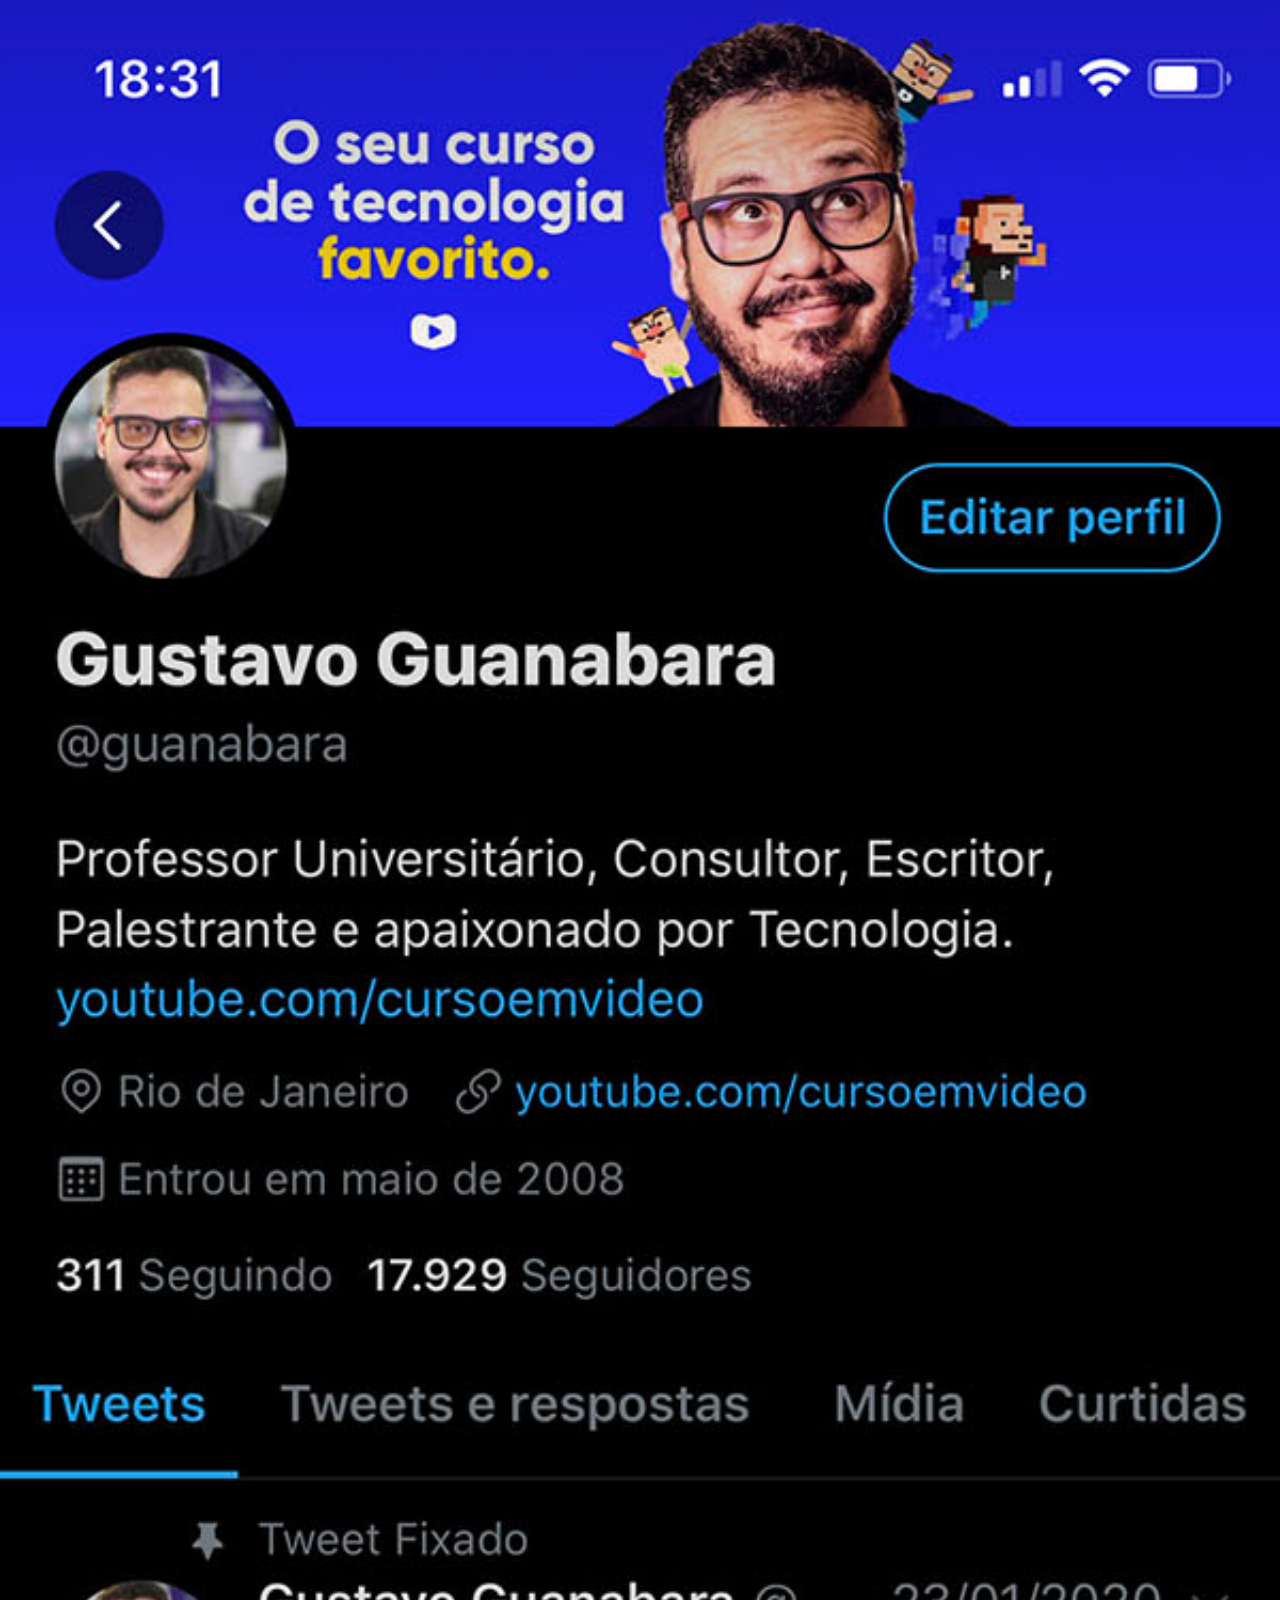
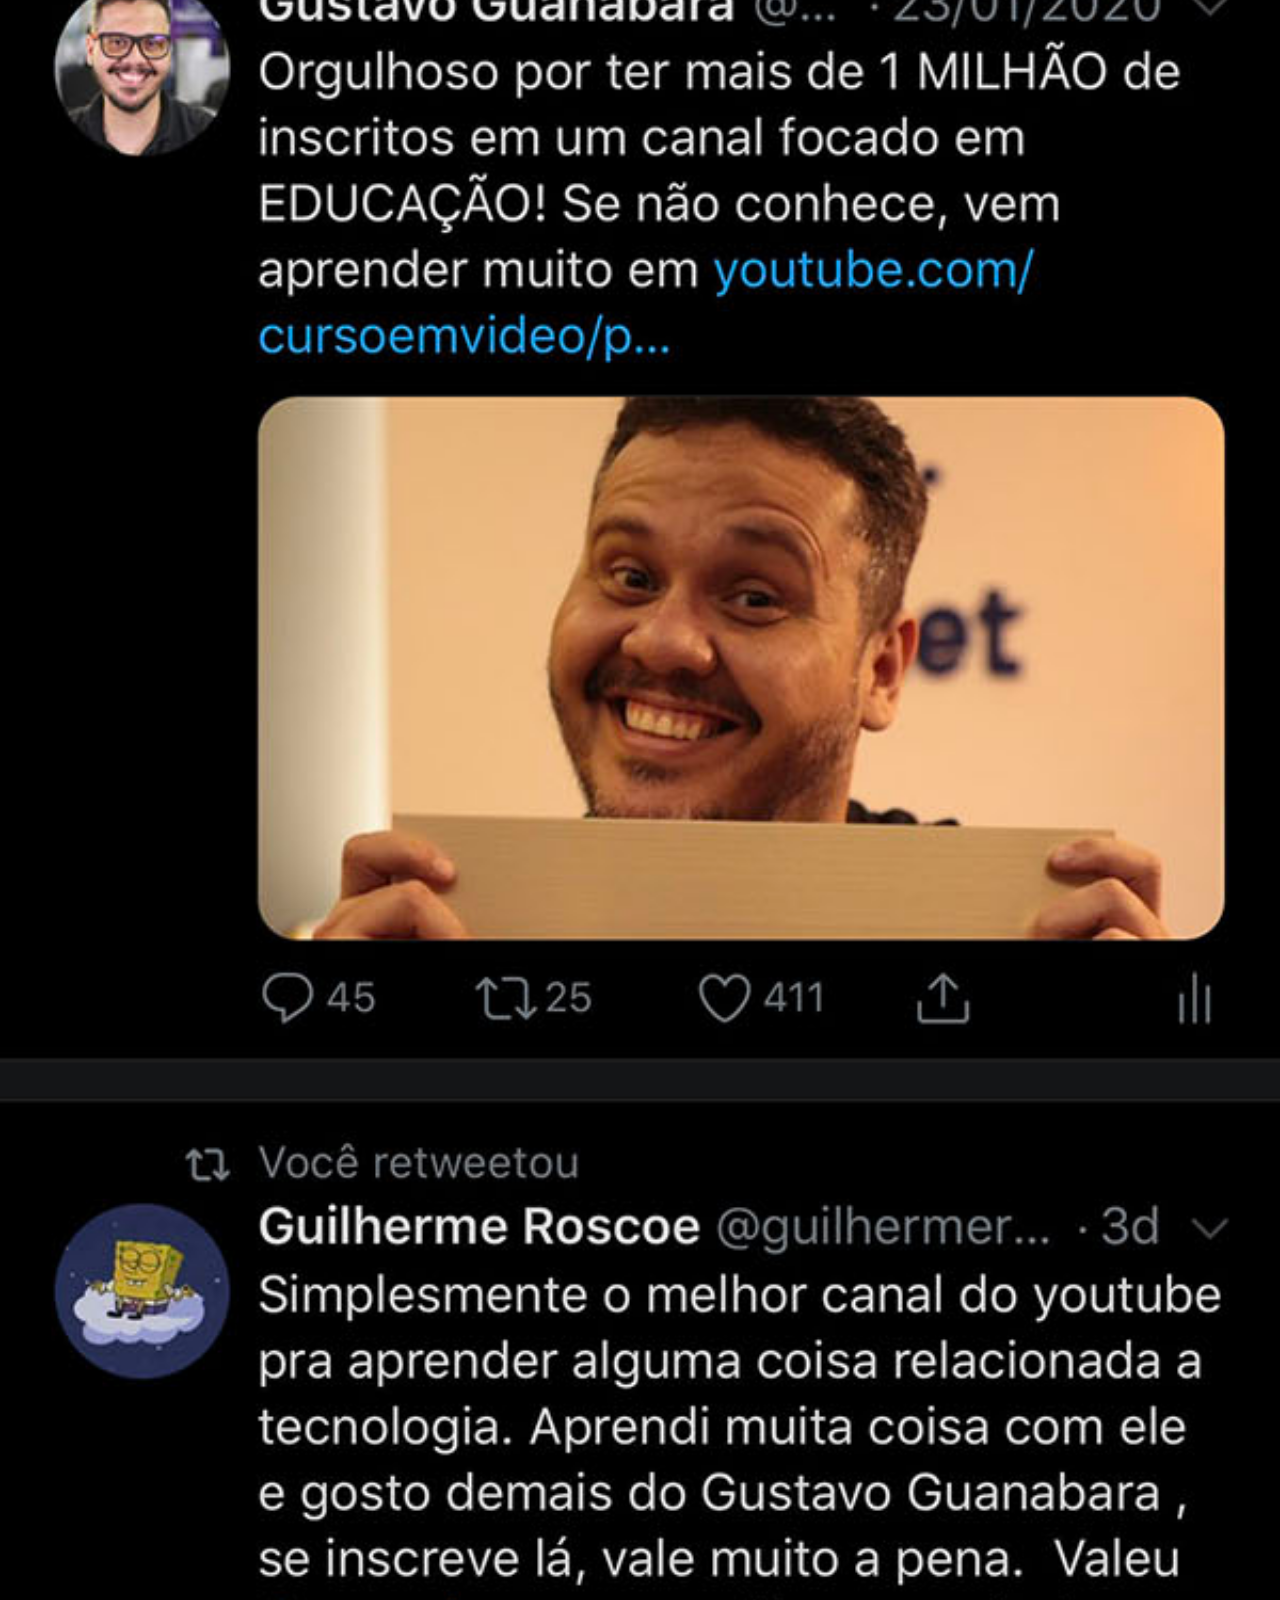
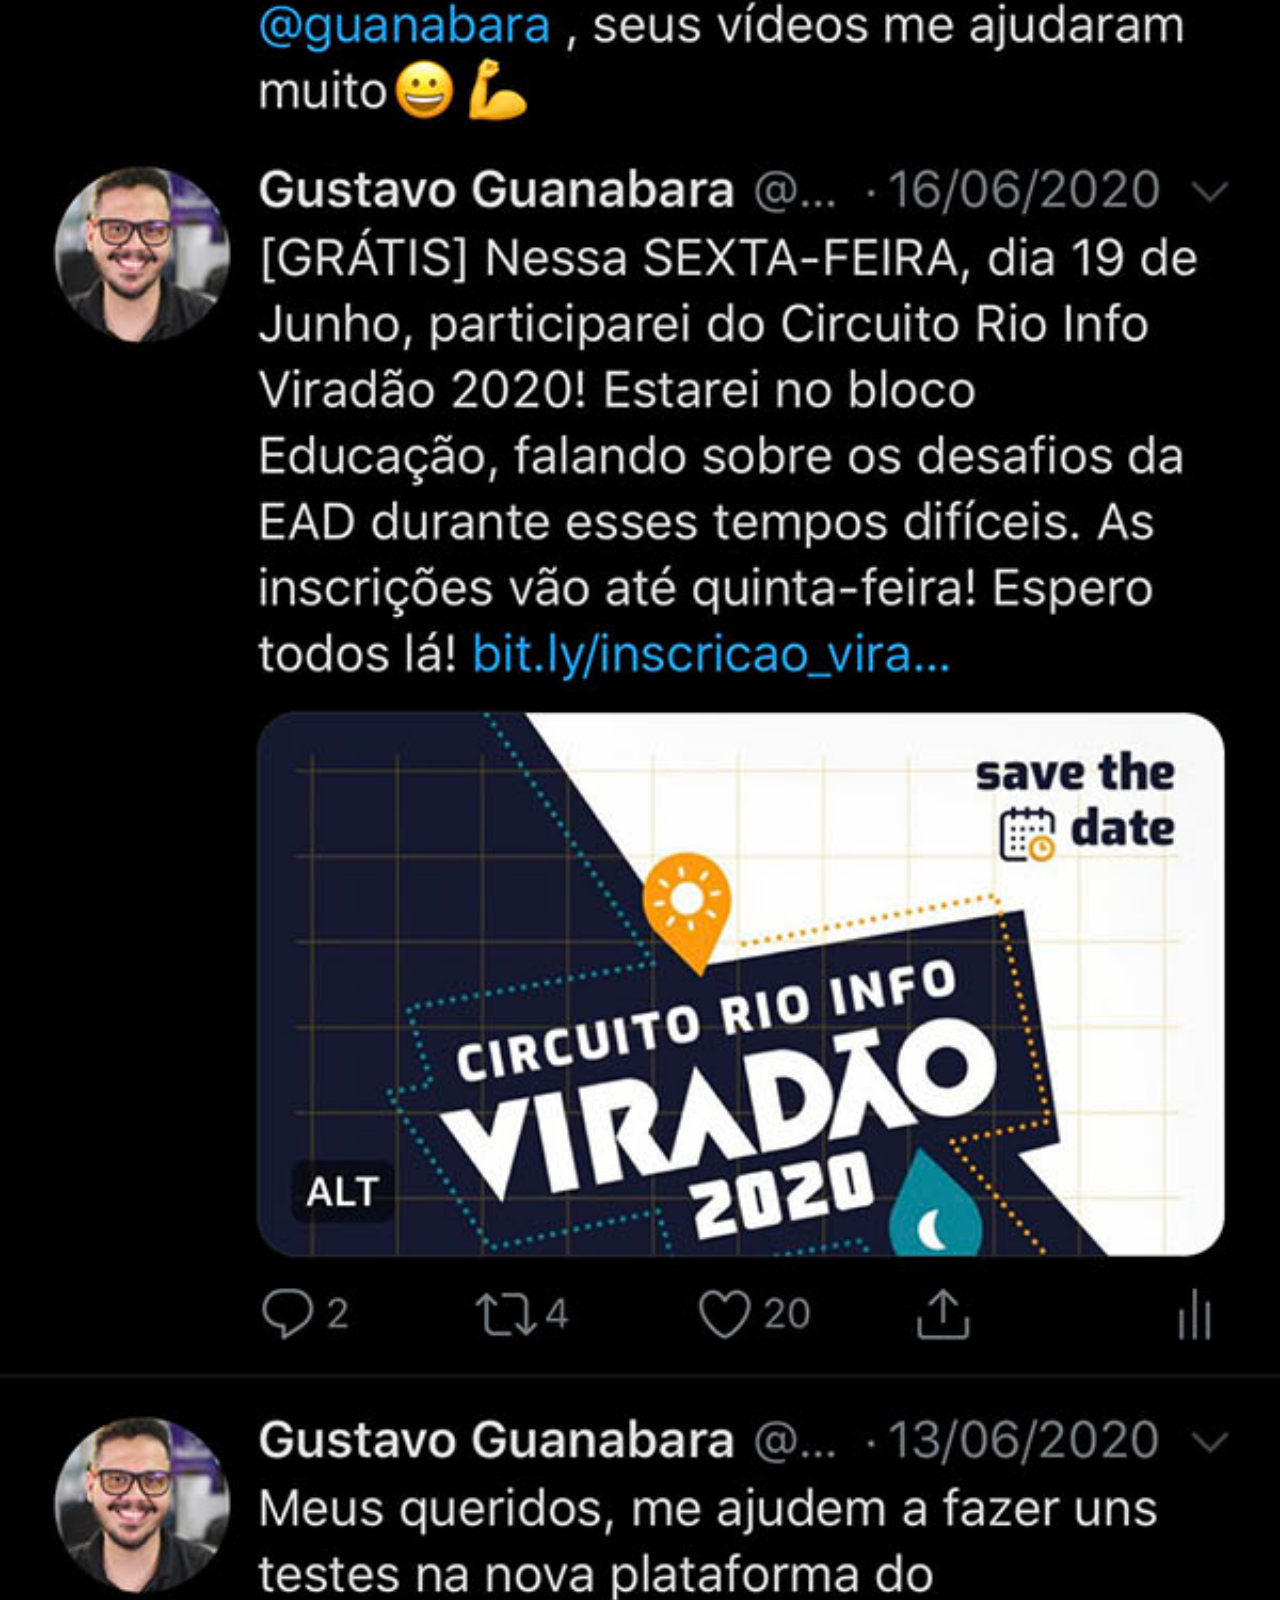
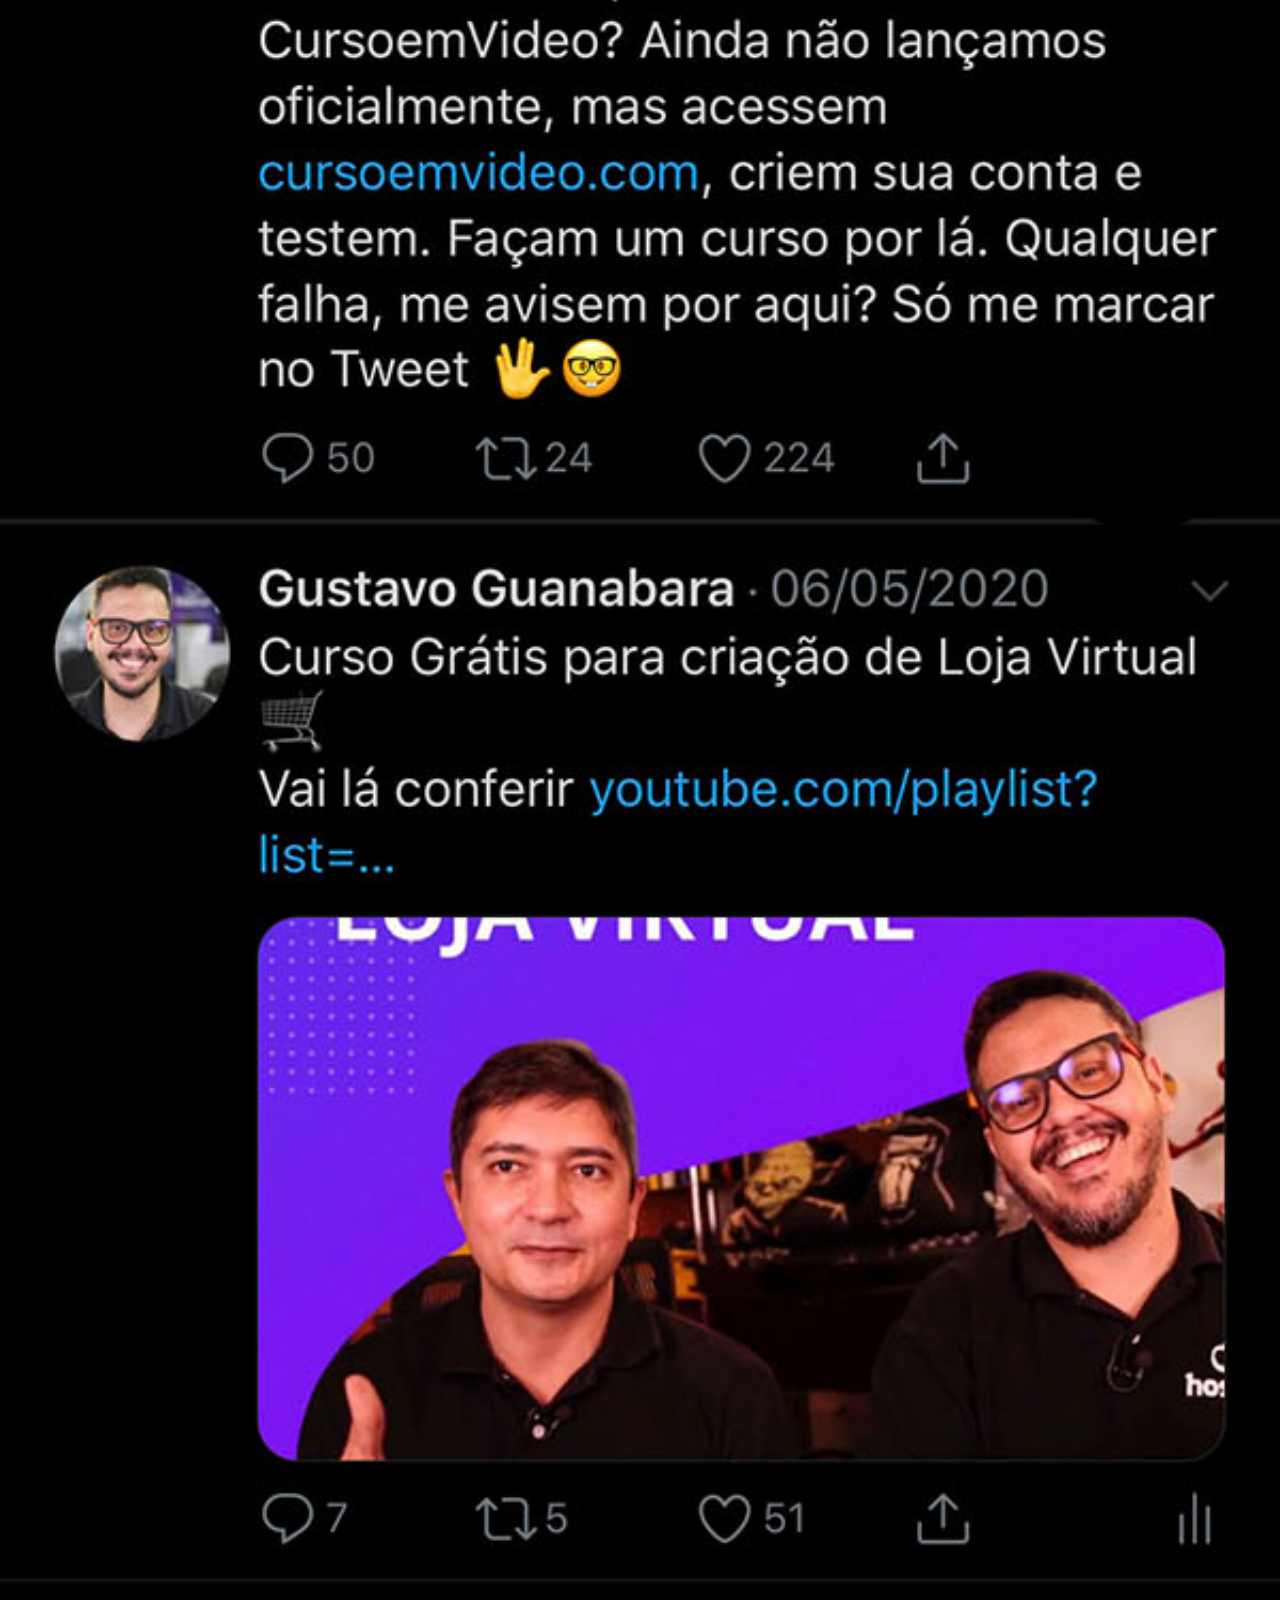
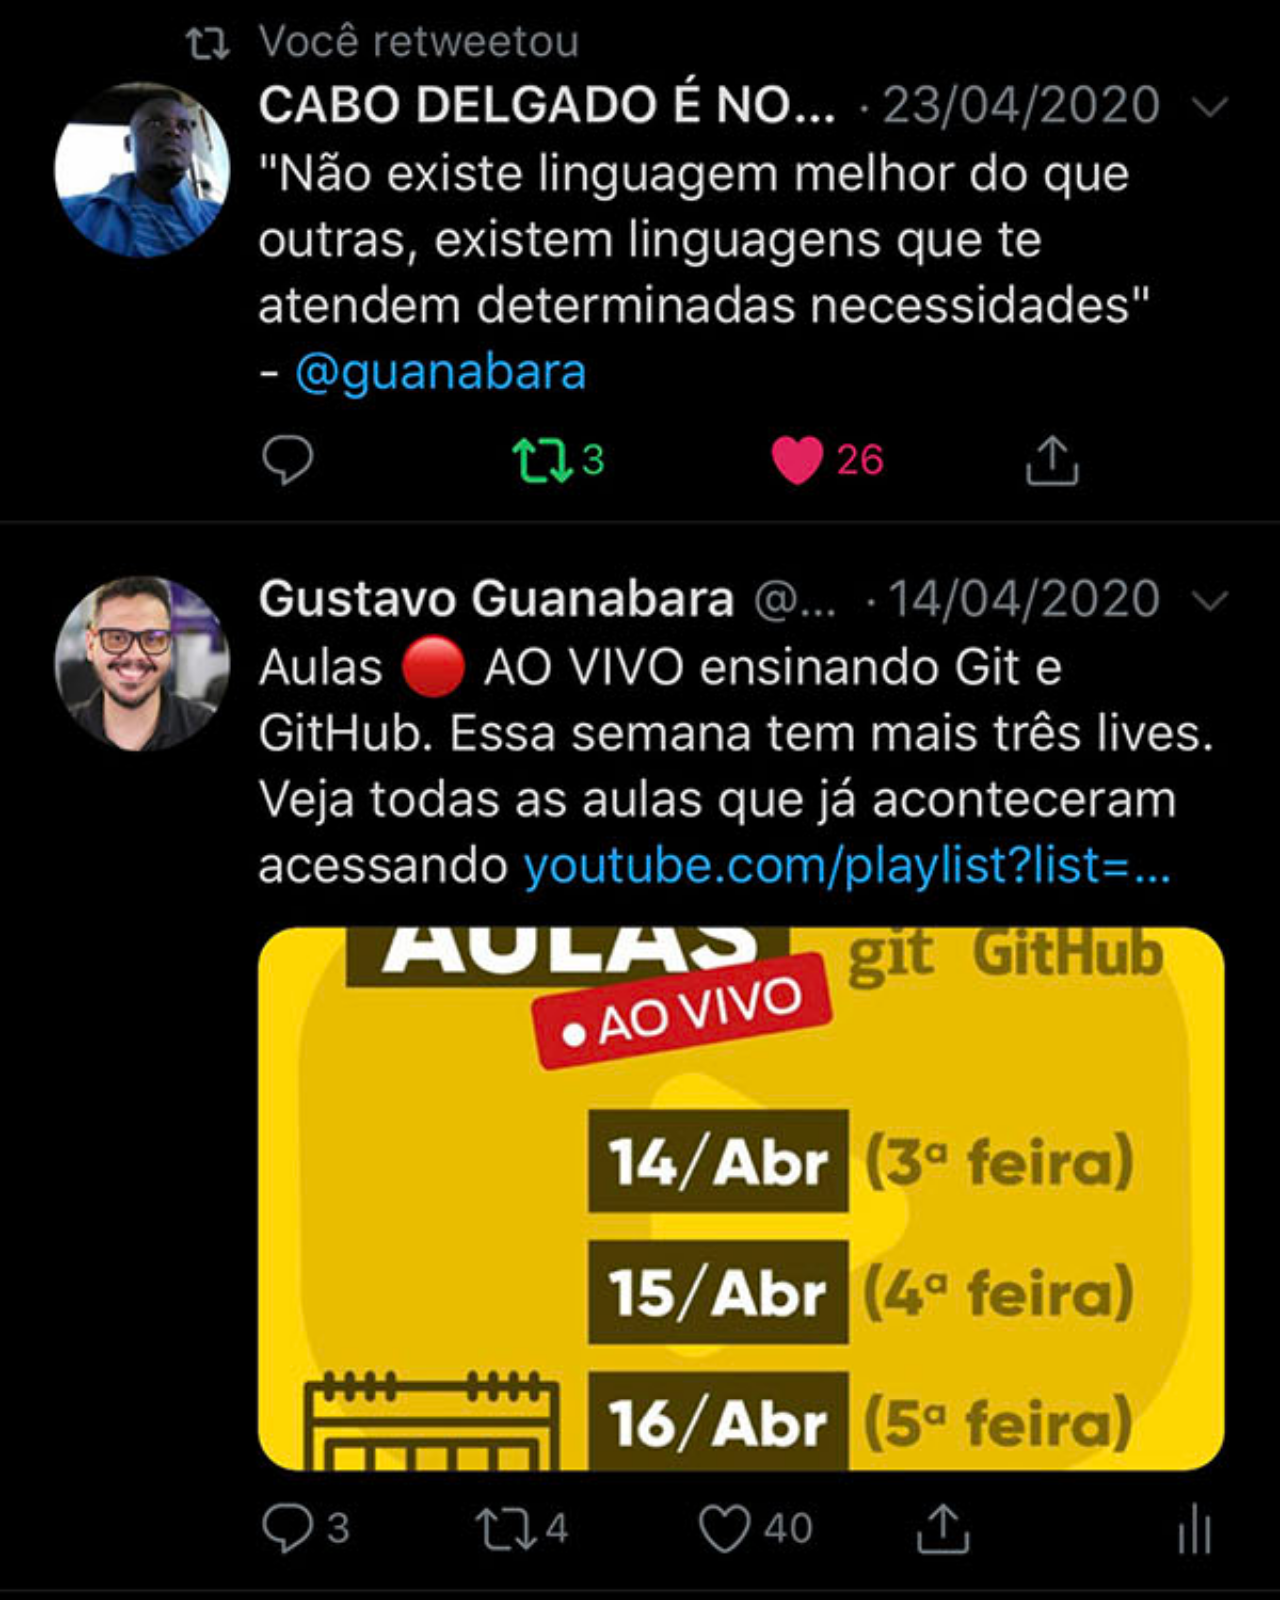
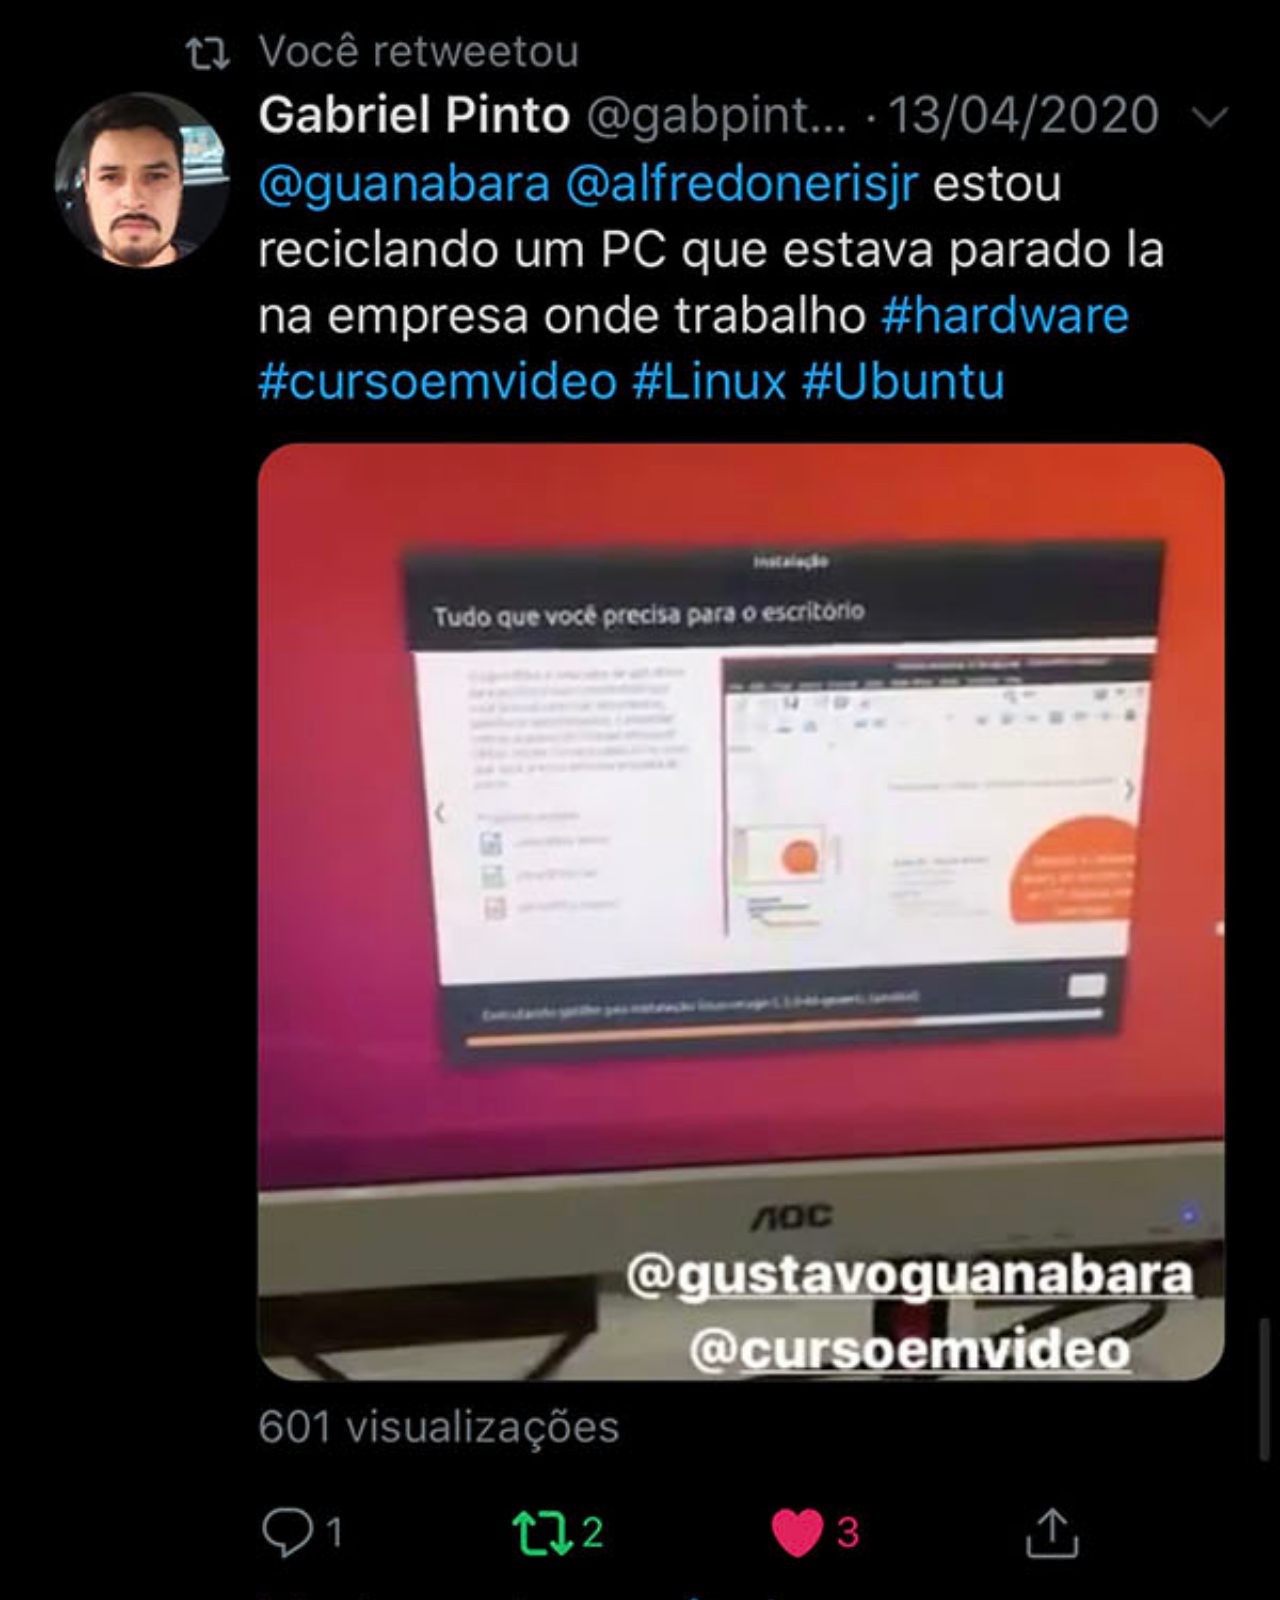
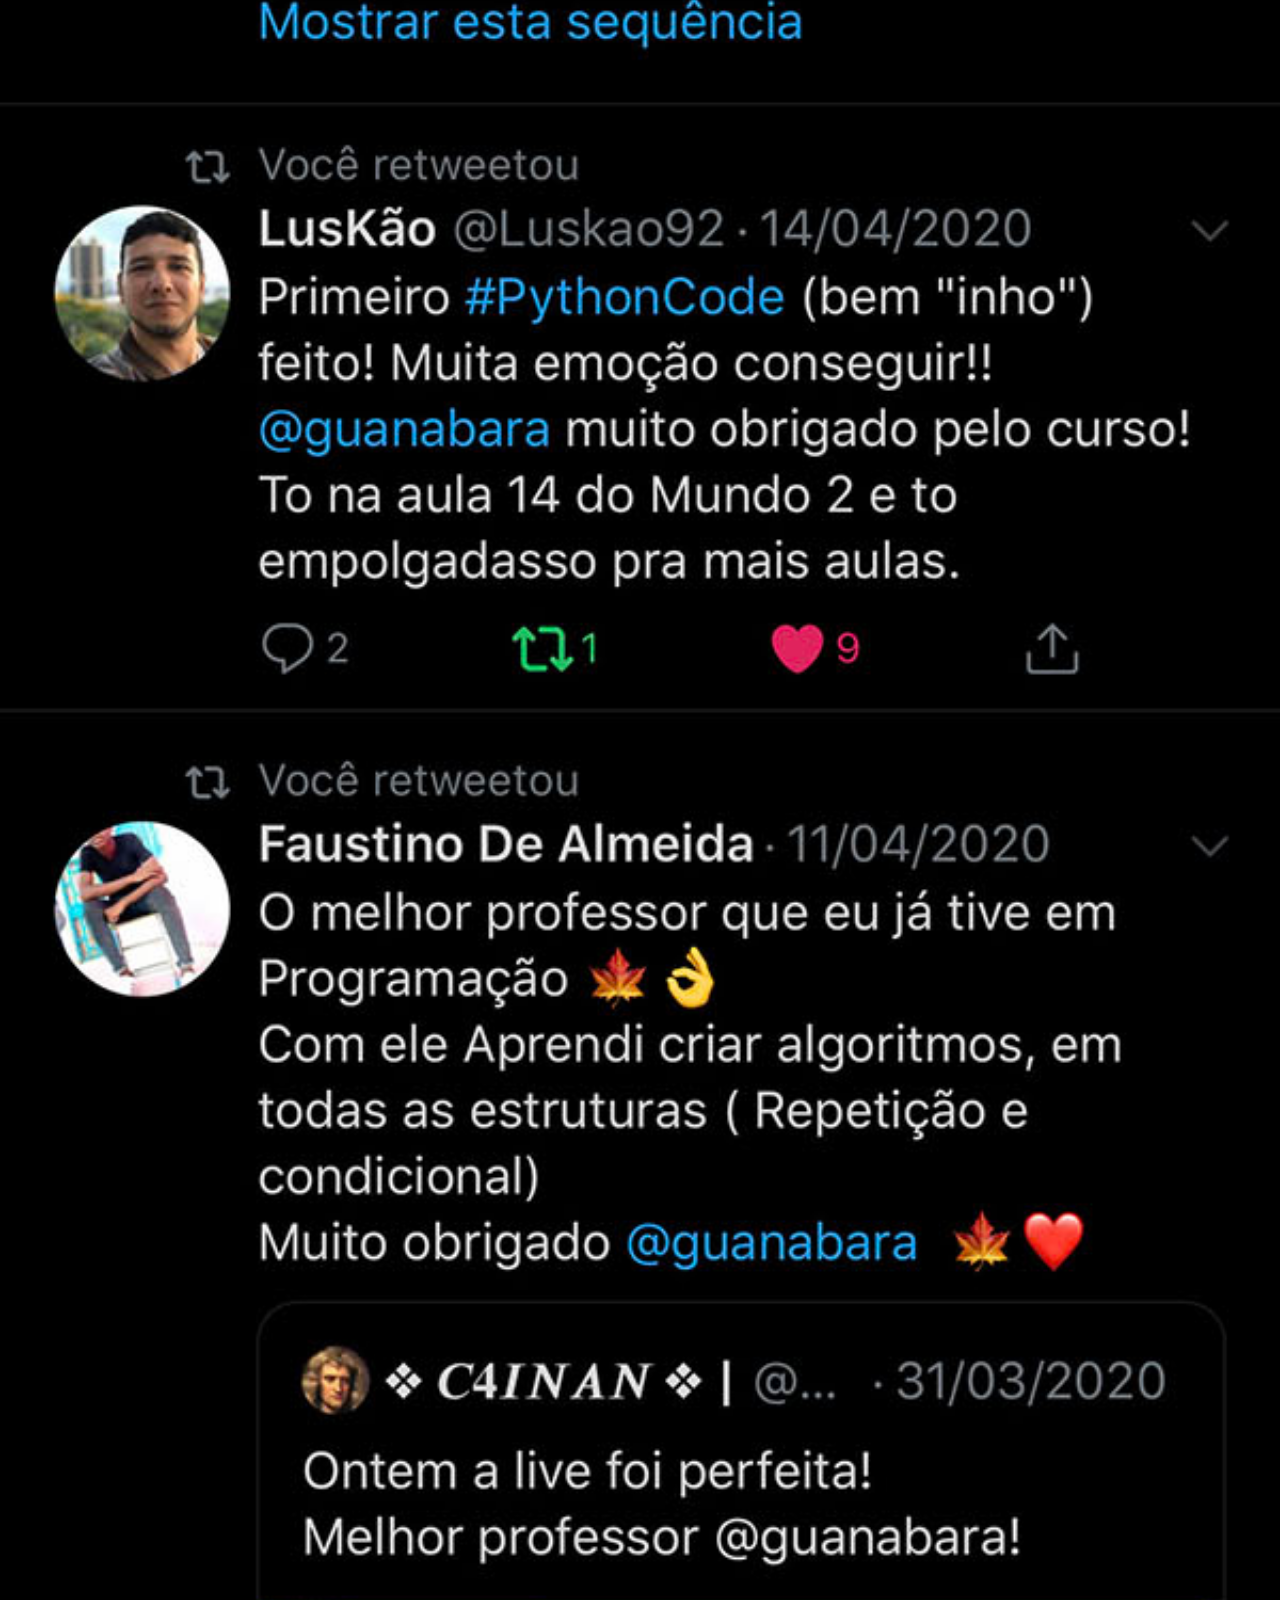
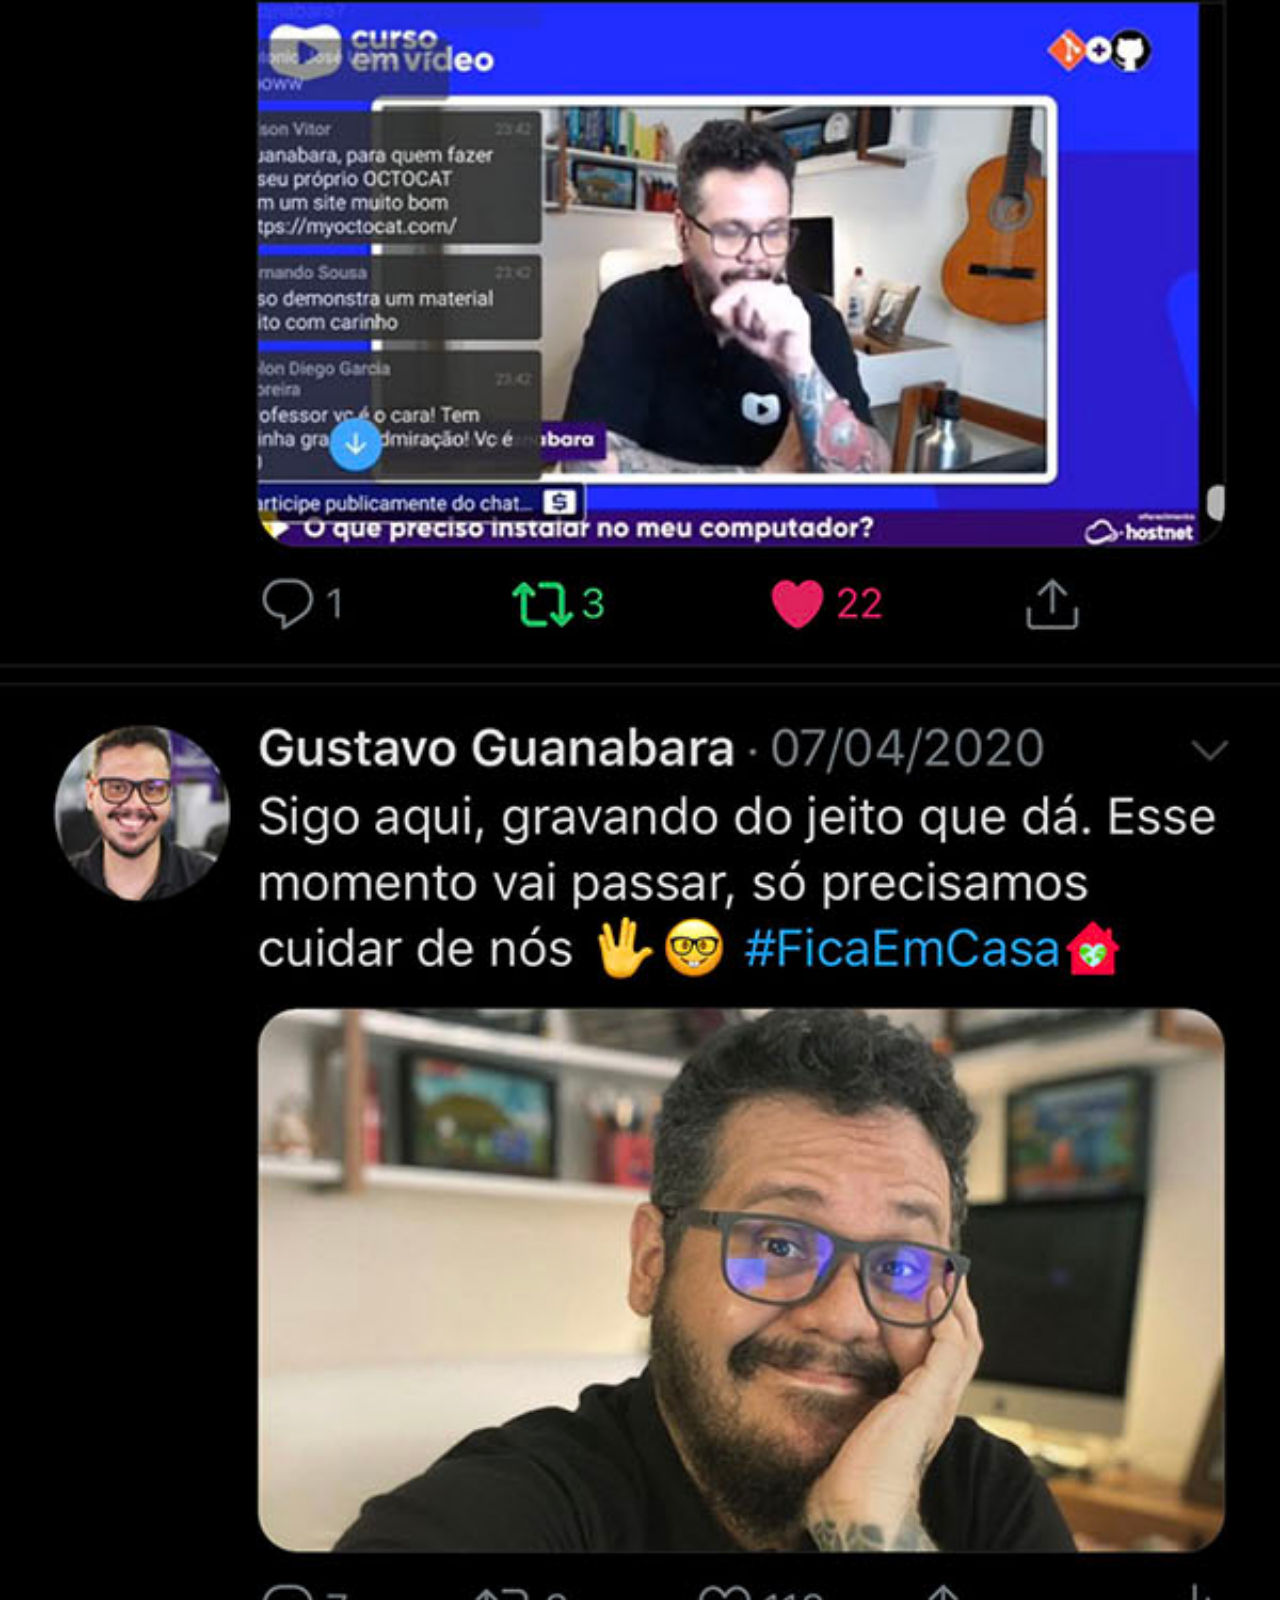
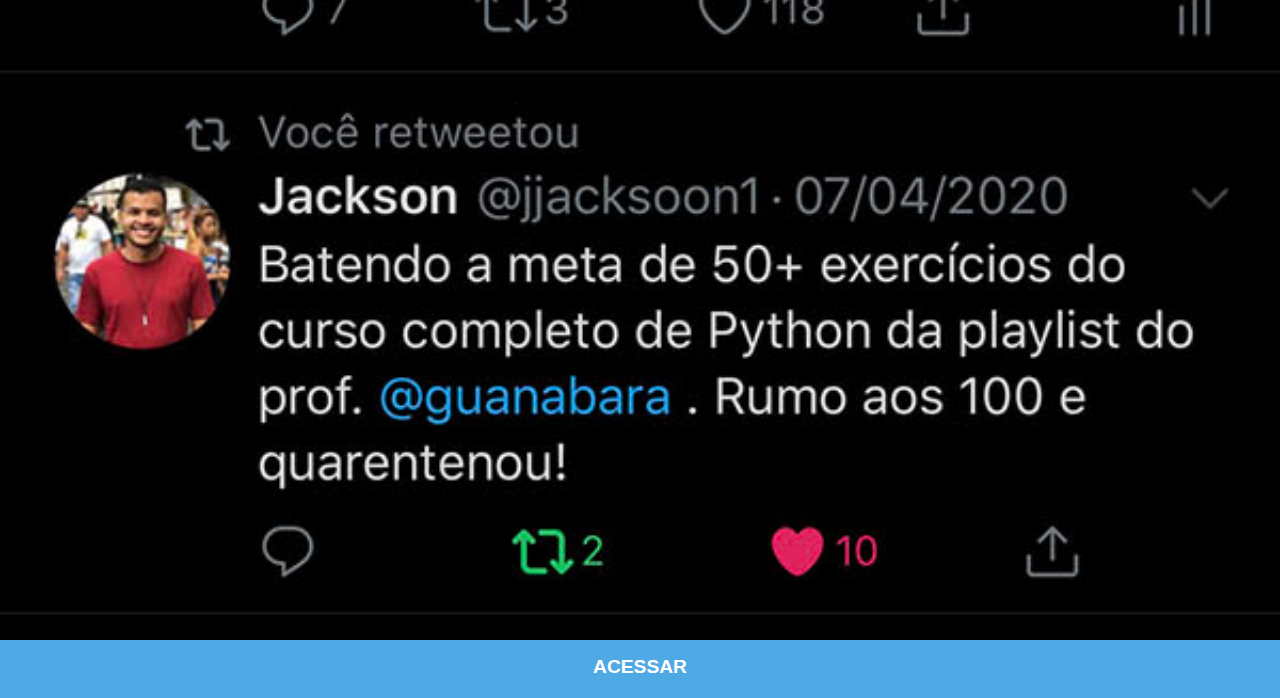
<file: telas/tela_twitter.html>
<!DOCTYPE html>
<html lang="pt-br">
<head>
    <meta charset="UTF-8">
    <meta name="viewport" content="width=device-width, initial-scale=1.0">
    <link rel="stylesheet" href="../style_telas.css">
    <title>tela twitter</title>
</head>
<body>
    <section id="telaAtual">
        <img src="../imagens/tela-twitter.jpg" alt="twitter">
        <a href="https://x.com/guanabara" target="_blank" style="background-color: #4EA9E5;">ACESSAR</a>
    </section>
</body>
</html>
</file>
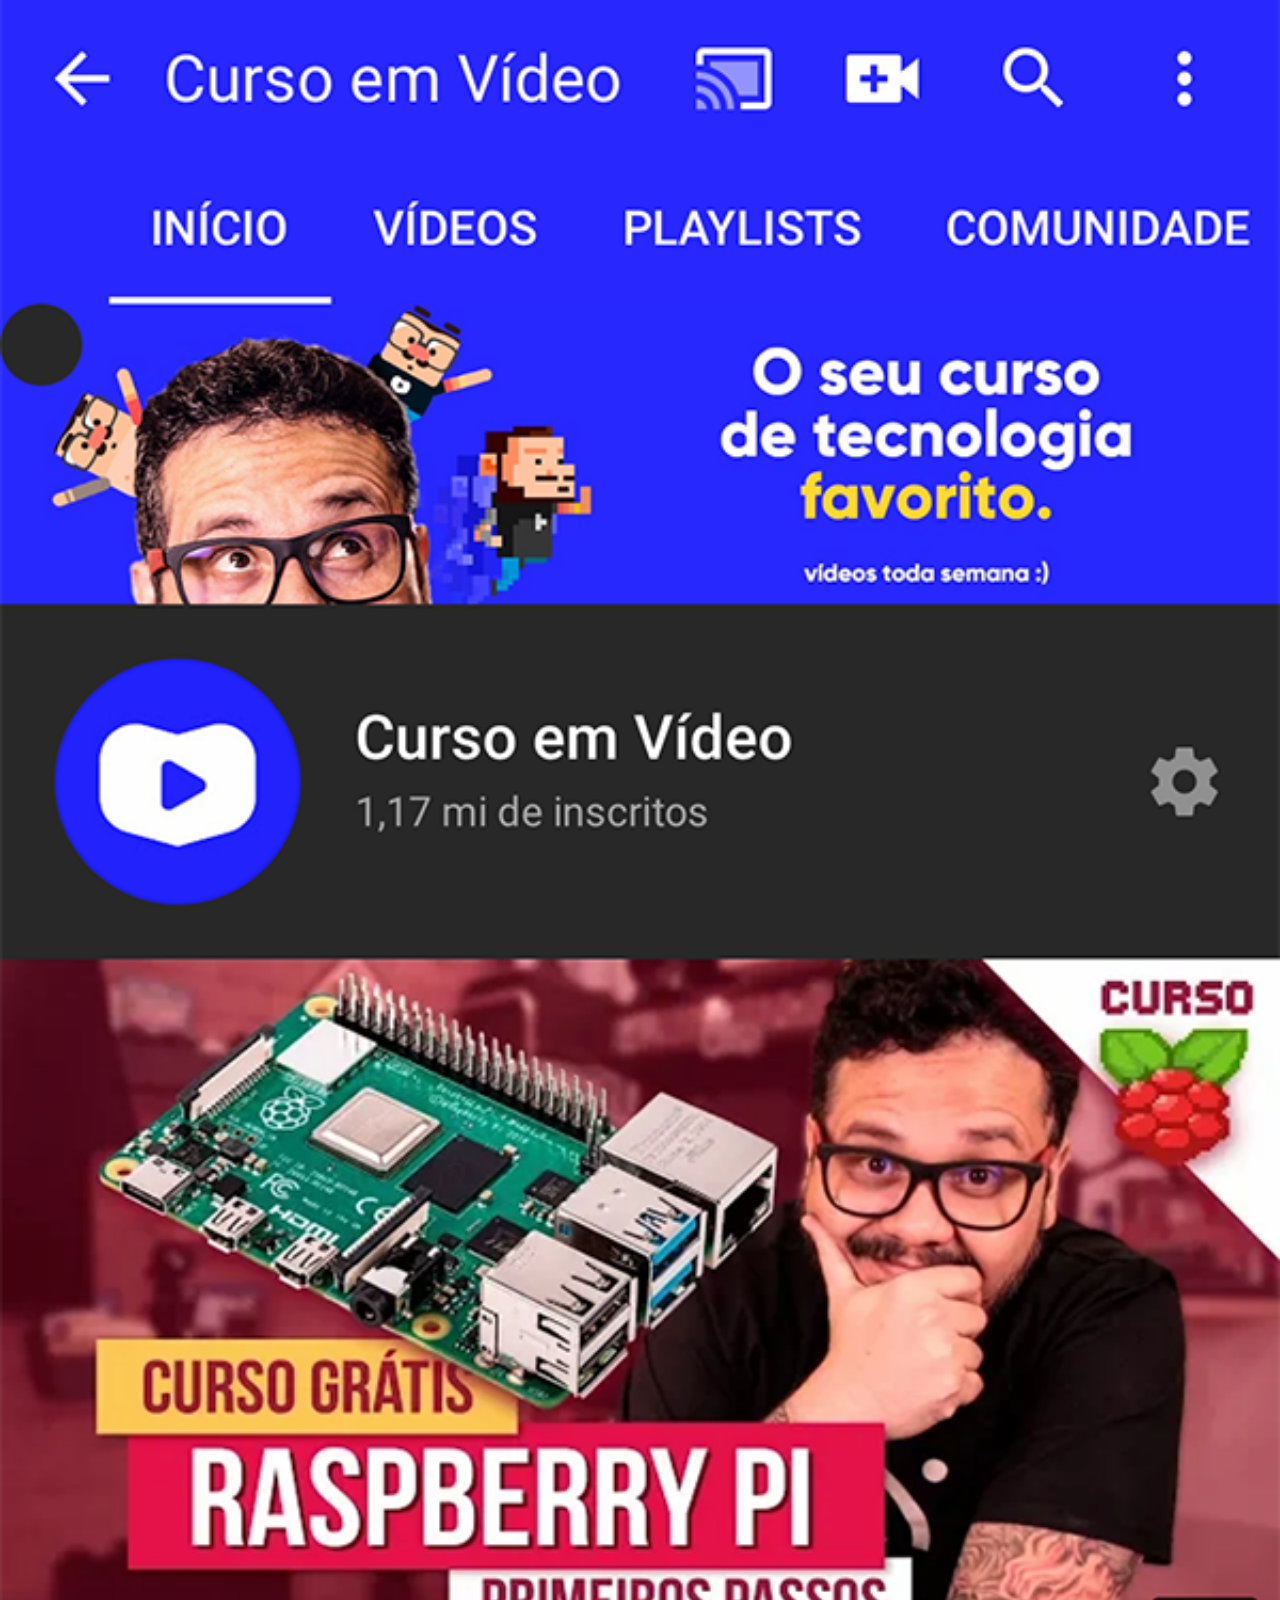
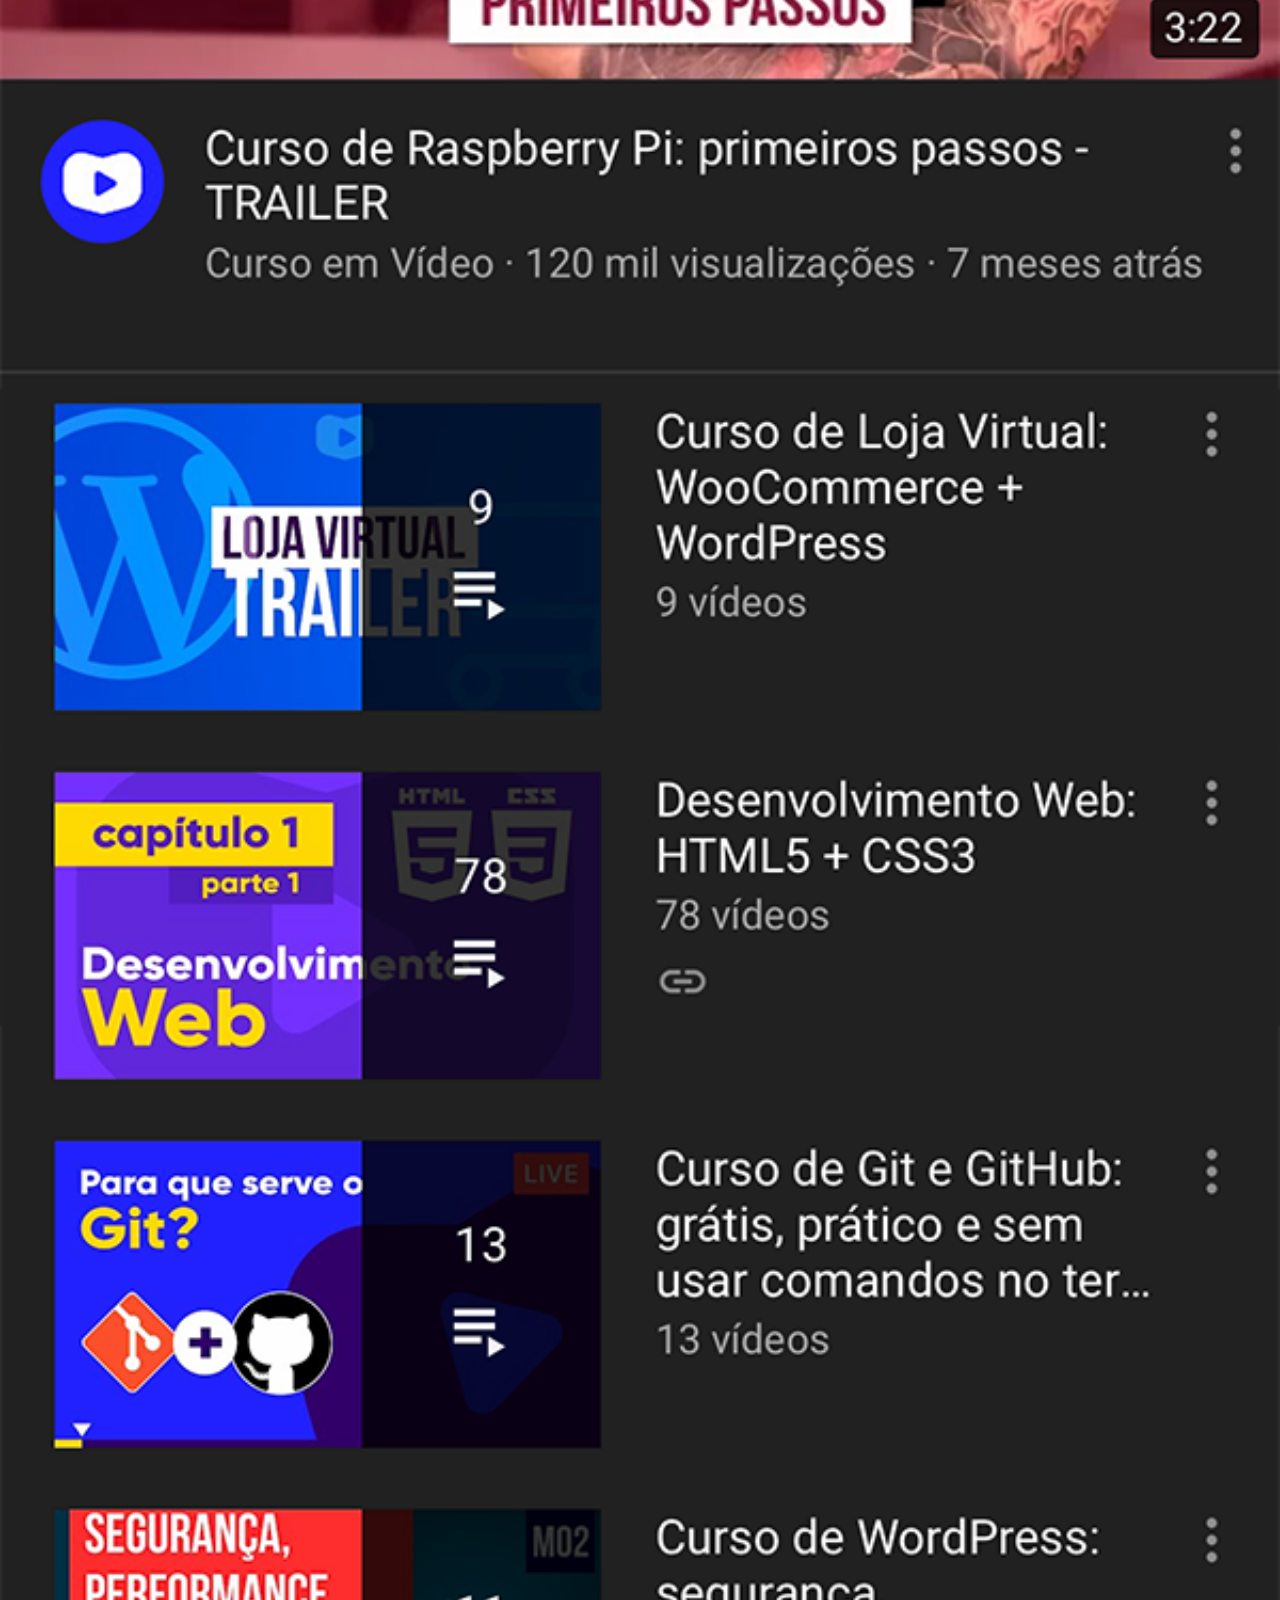
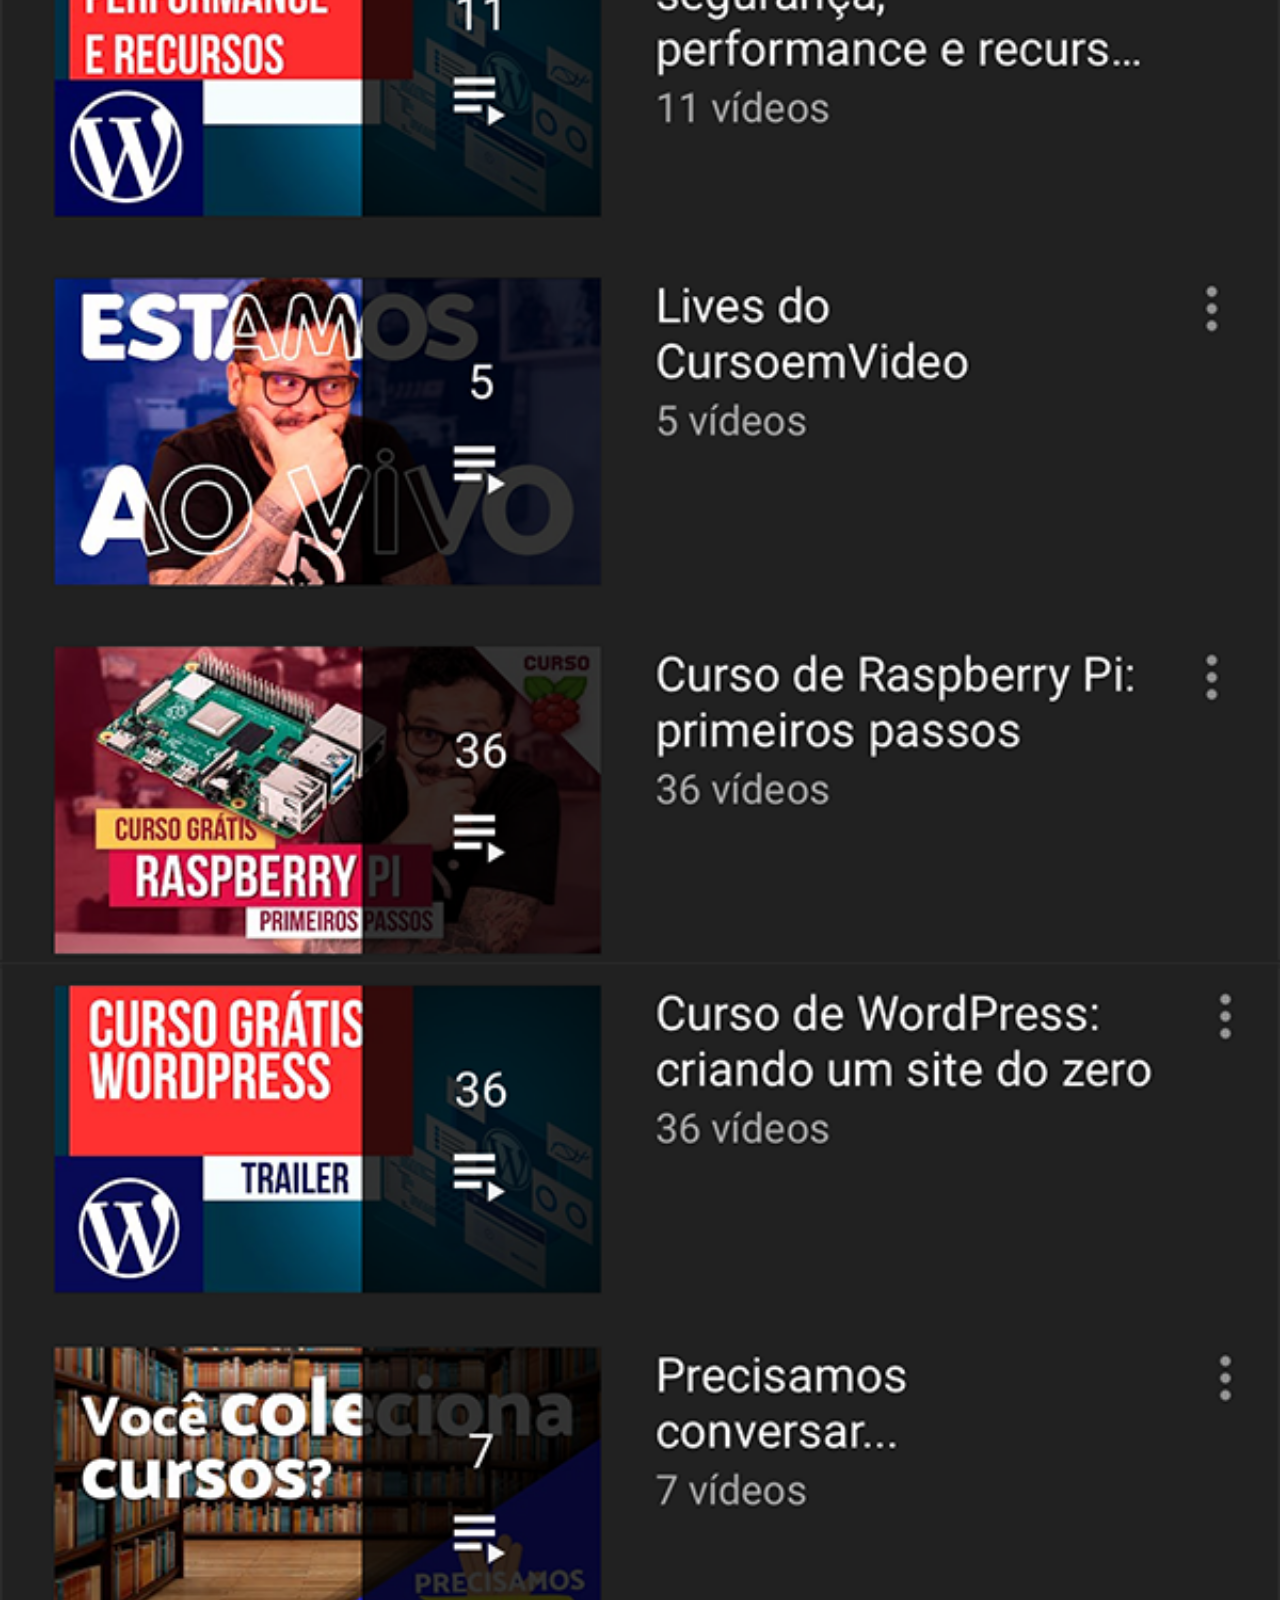
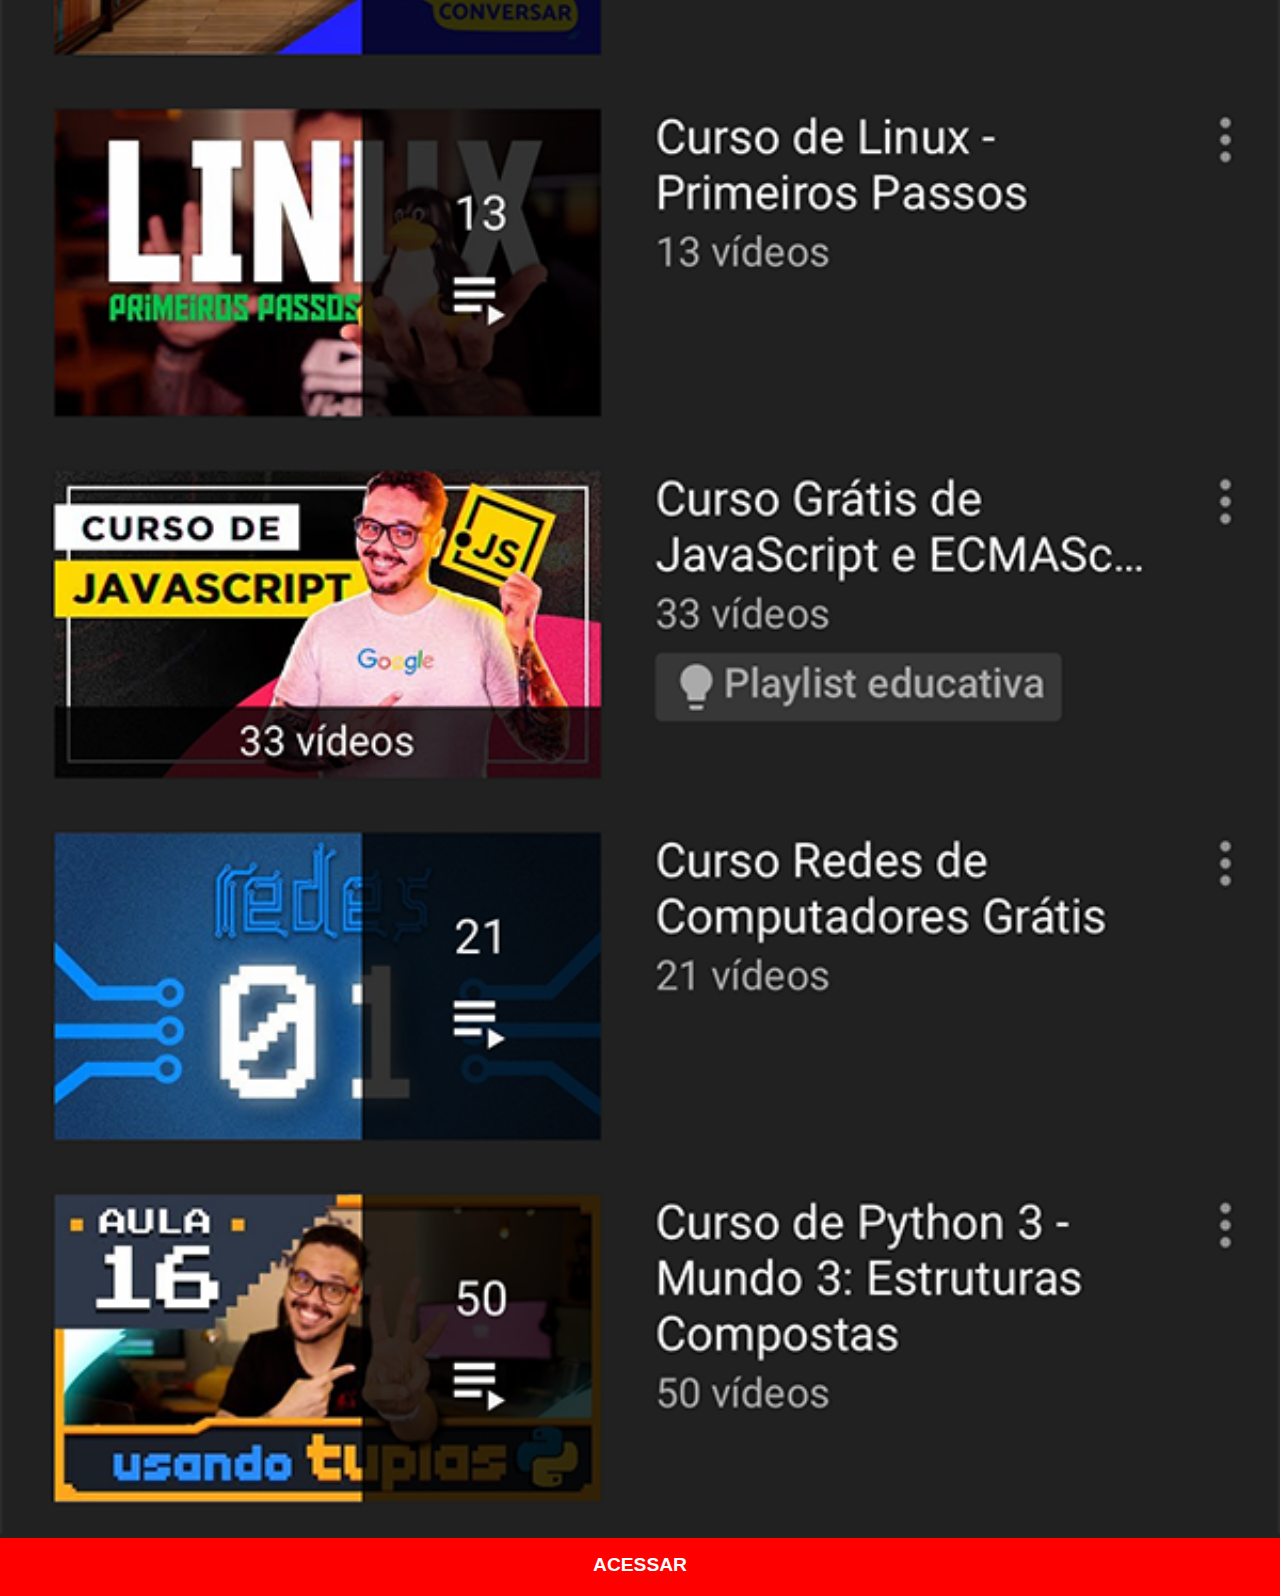
<file: telas/tela_youtube.html>
<!DOCTYPE html>
<html lang="pt-br">
<head>
    <meta charset="UTF-8">
    <meta name="viewport" content="width=device-width, initial-scale=1.0">
    <link rel="stylesheet" href="../style_telas.css">
    <title>tela youtube</title>
</head>
<body>
    <section id="telaAtual">
        <img src="../imagens/tela-youtube.png" alt="youtube">
        <a href="https://www.youtube.com/c/CursoemV%C3%ADdeo/playlists" target="_blank" style="background-color: #FE0000;">ACESSAR</a>
    </section>
</body>
</html>
</file>
<file: style.css>
@charset "UTF-8";

* {
    margin: 0px;
}

body {
    height: 100vh;
    width: 100vw;
    background: transparent url('imagens/fundo-madeira.jpg') center center no-repeat;
    background-size: cover;
}

main {
    height: 100vh;
    position: relative;
    background: transparent url('imagens/fundo-madeira.jpg') center center no-repeat fixed;
    background-size: cover;
}

#principal {
    background: transparent url('imagens/frame-iphone.png') center center no-repeat fixed;
    background-size: 100%;
    height: 627px;
    width: 311px;
    position: absolute;
    top: 50%;
    left: 50%;
    transform: translate(-50%, -50%);
}

#principal > iframe {
    height: 479px;
    width: 271px;
    border-radius: 4px;
    box-shadow: inset 3px 3px 10px 1px rgba(0, 0, 0, 0.123);
    position: absolute;
    top: 50%;
    left: 50%;
    transform: translate(-50%, -50%);
}

#menuSec {
    width: 10px;
    height: 100vh;
    display: flex;
    position: absolute;
    top: -35%;
    left: 57%;
}

.menu {
    transform: scale(20%);
}

.menu > a {
    display: block;
}

.menu > a > img {
    border: 10px solid rgba(2, 2, 2, 0.336);
    /*ou box-sizing: border-box;*/
    box-shadow: 5px 5px 10px 10px rgba(0, 0, 0, 0.219);
    margin-bottom: 120px;
    border-radius: 50%;
    transition-duration: 500ms;
}

.menu > a > img:hover {
    transform: translate(-20%, -10%);
    box-shadow: 15px 15px 50px 20px rgba(0, 0, 0, 0.452);
    border: 10px solid rgba(255, 255, 255, 0.76);
    transition-duration: 500ms;
}
</file>
<file: style_telas.css>
* {
    margin: 0px;
}

::-webkit-scrollbar {
    width: 0px;
    height: 0px;
}

#telaAtual > img {
    width: 100vw;
    margin-bottom: -4px;
}

#telaAtual > a {
    display: block;
    margin-top: -4px;
    padding: 20px;
    font-family: Arial, Helvetica, sans-serif;
    font-weight: bold;
    font-size: 1.2em;
    text-align: center;
    color: white;
    text-decoration: none;

}
</file>
